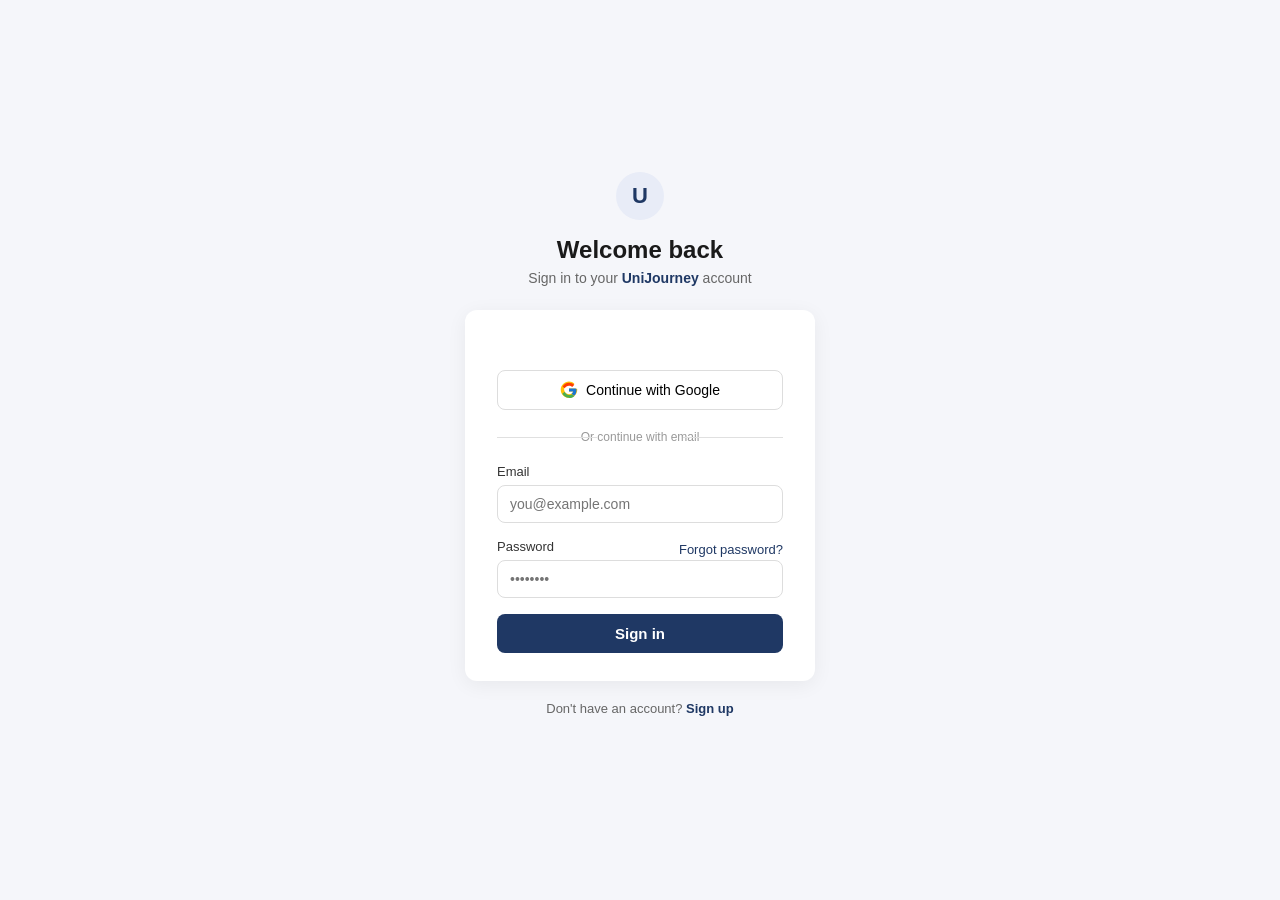
<file: index.html>
<!DOCTYPE html>
<html lang="en">
<head>
<meta charset="UTF-8">
<title>Login - UniJourney</title>
<link rel="stylesheet" href="style.css">
</head>
<body>

  <div class="logo-circle">U</div>
  <h1>Welcome back</h1>
  <p class="subtitle">Sign in to your <b>UniJourney</b> account</p>

  <div class="card">
    <div id="message" class="message"></div>

    <button class="google-btn" type="button" onclick="window.location.href='http://127.0.0.1:8000/api/auth/google'">
      <svg width="18" height="18" viewBox="0 0 48 48">
        <path fill="#FFC107" d="M43.6 20.5H42V20H24v8h11.3C33.7 32.4 29.3 35 24 35c-7.2 0-13-5.8-13-13s5.8-13 13-13c3.3 0 6.3 1.3 8.6 3.4l5.7-5.7C34.6 3.5 29.6 1.5 24 1.5 11.8 1.5 2 11.3 2 23.5S11.8 45.5 24 45.5c12.1 0 22-9.9 22-22 0-1-.1-2-.4-3z"/>
        <path fill="#FF3D00" d="M6.3 14.7l6.6 4.8C14.7 15.2 19 12.5 24 12.5c3.3 0 6.3 1.3 8.6 3.4l5.7-5.7C34.6 6.5 29.6 4.5 24 4.5c-7.4 0-13.7 4.2-16.9 10.3z"/>
        <path fill="#4CAF50" d="M24 45.5c5.4 0 10.4-1.9 14.3-5.1l-6.6-5.4c-2 1.4-4.7 2.3-7.7 2.3-5.3 0-9.7-3.6-11.3-8.4l-6.6 5.1c3.2 6.1 9.5 10.5 18.1 10.5z"/>
        <path fill="#1976D2" d="M43.6 20.5H42V20H24v8h11.3c-.8 2.3-2.3 4.3-4.2 5.7l6.6 5.4C41.7 36.5 44 30.9 44 24c0-1.2-.1-2.4-.4-3.5z"/>
      </svg>
      Continue with Google
    </button>

    <div class="divider">Or continue with email</div>

    <form id="loginForm">
      <label for="email">Email</label>
      <input type="email" id="email" placeholder="you@example.com" required>

      <div class="pw-row">
        <label for="password">Password</label>
        <a href="forgot-password.html" class="forgot-link">Forgot password?</a>
      </div>
      <input type="password" id="password" placeholder="••••••••" required>

      <button type="submit" class="submit-btn">Sign in</button>
    </form>
  </div>

  <p class="footer-text">Don't have an account? <a href="signup.html">Sign up</a></p>

  <script src="script.js"></script>
</body>
</html>
</file>
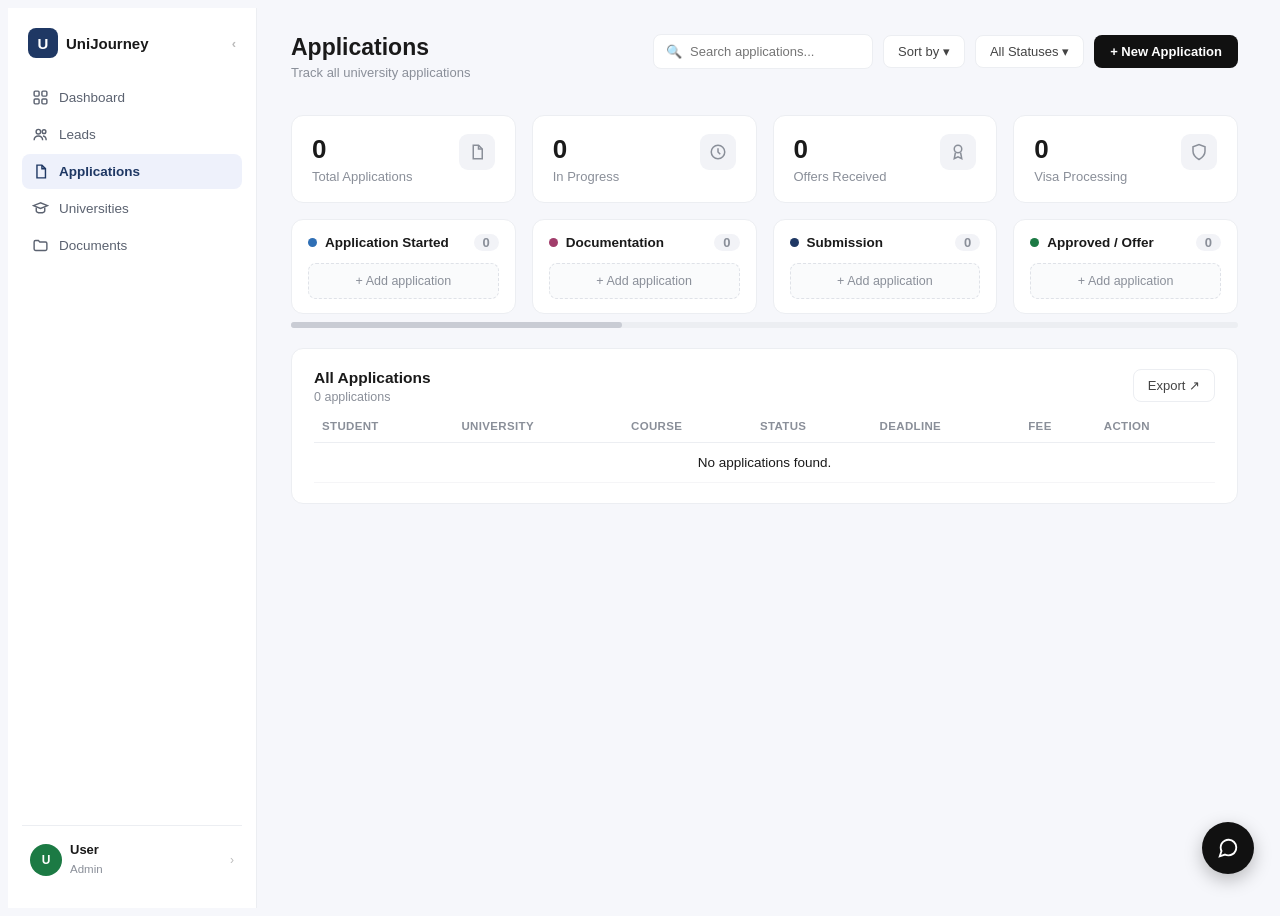
<file: applications.html>
<!DOCTYPE html>
<html lang="en">
<head>
<meta charset="UTF-8">
<title>Applications - UniJourney</title>
<link rel="stylesheet" href="dashboard2.css">
<style>
  .apps-topbar { display:flex; align-items:flex-start; justify-content:space-between; margin-bottom:22px; flex-wrap:wrap; gap:12px; }
  .apps-topbar h1 { font-size:23px; margin:0; color:#1a1a1a; }
  .apps-topbar .date { font-size:13px; color:#8a8f99; margin-top:4px; }
  .apps-actions { display:flex; align-items:center; gap:10px; }
  .search-box {
    display:flex; align-items:center; gap:6px;
    border:1px solid #eceef2; background:#fff; border-radius:8px;
    padding:8px 12px; font-size:13px; color:#8a8f99; min-width:190px;
  }
  .search-box input { border:none; outline:none; font-size:13px; width:100%; }
  .dropdown-btn {
    border:1px solid #eceef2; background:#fff; color:#444;
    font-size:13px; padding:8px 14px; border-radius:8px; cursor:pointer;
    display:flex; align-items:center; gap:6px; white-space:nowrap;
  }
  .new-app-btn {
    background:#111; color:#fff; border:none; border-radius:8px;
    font-size:13px; font-weight:600; padding:9px 16px; cursor:pointer;
    display:flex; align-items:center; gap:6px; white-space:nowrap;
  }

  .stat-row { display:grid; grid-template-columns:repeat(4,1fr); gap:16px; margin-bottom:16px; }
  .stat-box { background:#fff; border:1px solid #eceef2; border-radius:12px; padding:18px 20px; display:flex; align-items:flex-start; justify-content:space-between; }
  .stat-box .value { font-size:26px; font-weight:700; color:#1a1a1a; margin-bottom:4px; }
  .stat-box .label { font-size:13px; color:#8a8f99; }
  .stat-box .icon { width:36px; height:36px; border-radius:9px; background:#f2f3f7; color:#8a8f99; display:flex; align-items:center; justify-content:center; flex-shrink:0; }

  .stage-row { display:grid; grid-template-columns:repeat(4,1fr); gap:16px; margin-bottom:8px; }
  .stage-col { background:#fff; border:1px solid #eceef2; border-radius:12px; padding:14px 16px; }
  .stage-col-head { display:flex; align-items:center; gap:8px; font-size:13.5px; font-weight:600; color:#1a1a1a; margin-bottom:12px; }
  .stage-dot { width:9px; height:9px; border-radius:50%; flex-shrink:0; }
  .stage-col-head .count { margin-left:auto; font-size:13px; font-weight:600; color:#8a8f99; background:#f2f3f7; padding:1px 9px; border-radius:20px; }
  .stage-add-btn {
    width:100%; background:#fafbfc; border:1px dashed #dfe2e8; border-radius:8px;
    color:#8a8f99; font-size:12.5px; padding:10px; cursor:pointer; text-align:center;
  }
  .stage-add-btn:hover { background:#f2f3f7; color:#5b6270; }
  .stage-app-card { background:#fafbfc; border:1px solid #eceef2; border-radius:8px; padding:9px 10px; margin-bottom:8px; font-size:12.5px; }
  .stage-app-card .sname { font-weight:600; color:#1a1a1a; margin-bottom:2px; }
  .stage-app-card .suniv { color:#8a8f99; }

  .scroll-hint { height:6px; background:#eceef2; border-radius:4px; margin:4px 0 20px; position:relative; }
  .scroll-hint::after { content:""; position:absolute; left:0; top:0; width:35%; height:100%; background:#c9ccd4; border-radius:4px; }

  .apps-table-head { display:flex; align-items:flex-start; justify-content:space-between; margin-bottom:16px; }
  .apps-table-head h2 { font-size:15.5px; margin:0; color:#1a1a1a; }
  .apps-table-head p { font-size:12.5px; color:#8a8f99; margin:3px 0 0; }
  .export-btn { border:1px solid #eceef2; background:#fff; color:#444; font-size:13px; padding:8px 14px; border-radius:8px; cursor:pointer; display:flex; align-items:center; gap:6px; white-space:nowrap; }

  table.apps-table { width:100%; border-collapse:collapse; }
  table.apps-table th { text-align:left; font-size:11.5px; text-transform:uppercase; letter-spacing:.03em; color:#8a8f99; padding:0 8px 10px; font-weight:600; border-bottom:1px solid #eceef2; }
  table.apps-table td { padding:12px 8px; font-size:13.5px; color:#1a1a1a; border-bottom:1px solid #f5f5f7; }
  .apps-empty-row td { text-align:center; color:#8a8f99; padding:40px 8px; }
  .stage-badge { display:inline-block; padding:4px 10px; border-radius:20px; font-size:12px; font-weight:600; }
  .badge-appstarted { background:#e8ecf7; color:#2f6fb5; }
  .badge-documentation { background:#f5e6ee; color:#a13d6b; }
  .badge-submission { background:#e6e9f2; color:#1F3864; }
  .badge-approved { background:#e3f3ea; color:#1c7a44; }

  /* Modal (matches leads.html add modal) */
  .modal-overlay {
    display:none; position:fixed; inset:0; background:rgba(0,0,0,0.4);
    align-items:center; justify-content:center; z-index:50;
  }
  .modal-overlay.open { display:flex; }
  .modal-box {
    background:#fff; border-radius:14px; width:520px; max-width:92vw;
    max-height:86vh; overflow-y:auto; padding:24px 26px;
  }
  .modal-head { display:flex; align-items:center; justify-content:space-between; margin-bottom:18px; }
  .modal-head h3 { font-size:17px; margin:0; color:#1a1a1a; }
  .modal-close { border:none; background:none; font-size:18px; color:#888; cursor:pointer; line-height:1; }
  .form-field { margin-bottom:14px; }
  .form-field label { display:block; font-size:12.5px; color:#444; margin-bottom:6px; font-weight:500; }
  .form-field input, .form-field select {
    width:100%; padding:9px 11px; border:1px solid #ddd; border-radius:8px; font-size:13.5px; color:#333;
    font-family:inherit; box-sizing:border-box;
  }
  .form-row-2 { display:grid; grid-template-columns:1fr 1fr; gap:14px 16px; }
  .modal-footer { display:flex; justify-content:flex-end; gap:10px; margin-top:22px; }
  .btn-cancel { background:#fff; border:1px solid #ddd; color:#444; border-radius:8px; padding:9px 18px; font-size:13.5px; cursor:pointer; }
  .btn-submit { background:#555; border:none; color:#fff; border-radius:8px; padding:9px 18px; font-size:13.5px; font-weight:600; cursor:pointer; }
</style>
</head>
<body class="dash-body">
  <div class="dash-wrapper">
    <aside class="sidebar2">
      <div class="brand">
        <div class="logo-circle">U</div>
        <span>UniJourney</span>
        <span class="chevron">&#8249;</span>
      </div>
      <nav>
        <a href="dashboard.html" id="navDashboard">
          <svg viewBox="0 0 24 24" fill="none" stroke="currentColor" stroke-width="2"><rect x="3" y="3" width="7" height="7" rx="1.5"/><rect x="14" y="3" width="7" height="7" rx="1.5"/><rect x="3" y="14" width="7" height="7" rx="1.5"/><rect x="14" y="14" width="7" height="7" rx="1.5"/></svg>
          Dashboard
        </a>
        <a href="leads.html" id="navLeads">
          <svg viewBox="0 0 24 24" fill="none" stroke="currentColor" stroke-width="2"><circle cx="9" cy="8" r="3.2"/><path d="M3 20c0-3.5 2.7-6 6-6s6 2.5 6 6"/><circle cx="17" cy="8" r="2.6"/><path d="M15.5 14.2c2.6.4 4.5 2.6 4.5 5.8"/></svg>
          Leads
        </a>
        <a href="applications.html" class="active">
          <svg viewBox="0 0 24 24" fill="none" stroke="currentColor" stroke-width="2"><path d="M7 3h7l5 5v13H7z"/><path d="M14 3v5h5"/></svg>
          Applications
        </a>
        <a href="universities.html" id="navUniversities">
          <svg viewBox="0 0 24 24" fill="none" stroke="currentColor" stroke-width="2"><path d="M12 4 2 8l10 4 10-4z"/><path d="M6 10.5v4.5c0 1.7 2.7 3 6 3s6-1.3 6-3v-4.5"/></svg>
          Universities
        </a>
        <a href="documents.html" id="navDocuments">
          <svg viewBox="0 0 24 24" fill="none" stroke="currentColor" stroke-width="2"><path d="M3 7a2 2 0 0 1 2-2h4l2 2h8a2 2 0 0 1 2 2v8a2 2 0 0 1-2 2H5a2 2 0 0 1-2-2z"/></svg>
          Documents
        </a>
      </nav>
      <div class="profile">
        <div class="avatar" id="userInitials">U</div>
        <div class="info"><b id="userName">User</b><span>Admin</span></div>
        <span class="chevron">&#8250;</span>
      </div>
    </aside>

    <main class="dash-main2">

      <div class="apps-topbar">
        <div>
          <h1>Applications</h1>
          <p class="date">Track all university applications</p>
        </div>
        <div class="apps-actions">
          <div class="search-box">
            <span>&#128269;</span>
            <input type="text" placeholder="Search applications..." id="searchInput">
          </div>
          <button class="dropdown-btn">Sort by &#9662;</button>
          <button class="dropdown-btn">All Statuses &#9662;</button>
          <button class="new-app-btn" id="openModalBtn">+ New Application</button>
        </div>
      </div>

      <div class="stat-row">
        <div class="stat-box">
          <div><div class="value" id="statTotal">0</div><div class="label">Total Applications</div></div>
          <div class="icon"><svg viewBox="0 0 24 24" width="18" height="18" fill="none" stroke="currentColor" stroke-width="2"><path d="M7 3h7l5 5v13H7z"/><path d="M14 3v5h5"/></svg></div>
        </div>
        <div class="stat-box">
          <div><div class="value" id="statInProgress">0</div><div class="label">In Progress</div></div>
          <div class="icon"><svg viewBox="0 0 24 24" width="18" height="18" fill="none" stroke="currentColor" stroke-width="2"><circle cx="12" cy="12" r="9"/><path d="M12 7v5l3 3"/></svg></div>
        </div>
        <div class="stat-box">
          <div><div class="value" id="statOffers">0</div><div class="label">Offers Received</div></div>
          <div class="icon"><svg viewBox="0 0 24 24" width="18" height="18" fill="none" stroke="currentColor" stroke-width="2"><circle cx="12" cy="8" r="5"/><path d="M8.5 13 7 21l5-2.5L17 21l-1.5-8"/></svg></div>
        </div>
        <div class="stat-box">
          <div><div class="value" id="statVisa">0</div><div class="label">Visa Processing</div></div>
          <div class="icon"><svg viewBox="0 0 24 24" width="18" height="18" fill="none" stroke="currentColor" stroke-width="2"><path d="M12 22s8-4.5 8-11V5l-8-3-8 3v6c0 6.5 8 11 8 11z"/></svg></div>
        </div>
      </div>

      <div class="stage-row" id="stageRow">
        <div class="stage-col" data-stage="Application Started">
          <div class="stage-col-head"><span class="stage-dot" style="background:#2f6fb5;"></span>Application Started<span class="count" id="countAppStarted">0</span></div>
          <div class="stage-cards" id="cardsAppStarted"></div>
          <button class="stage-add-btn" data-stage="Application Started">+ Add application</button>
        </div>
        <div class="stage-col" data-stage="Documentation">
          <div class="stage-col-head"><span class="stage-dot" style="background:#a13d6b;"></span>Documentation<span class="count" id="countDocumentation">0</span></div>
          <div class="stage-cards" id="cardsDocumentation"></div>
          <button class="stage-add-btn" data-stage="Documentation">+ Add application</button>
        </div>
        <div class="stage-col" data-stage="Submission">
          <div class="stage-col-head"><span class="stage-dot" style="background:#1F3864;"></span>Submission<span class="count" id="countSubmission">0</span></div>
          <div class="stage-cards" id="cardsSubmission"></div>
          <button class="stage-add-btn" data-stage="Submission">+ Add application</button>
        </div>
        <div class="stage-col" data-stage="Approved / Offer">
          <div class="stage-col-head"><span class="stage-dot" style="background:#1c7a44;"></span>Approved / Offer<span class="count" id="countApproved">0</span></div>
          <div class="stage-cards" id="cardsApproved"></div>
          <button class="stage-add-btn" data-stage="Approved / Offer">+ Add application</button>
        </div>
      </div>

      <div class="scroll-hint"></div>

      <div class="card2">
        <div class="apps-table-head">
          <div>
            <h2>All Applications</h2>
            <p id="appsCountLabel">0 applications</p>
          </div>
          <button class="export-btn">Export &#8599;</button>
        </div>
        <table class="apps-table">
          <thead>
            <tr><th>Student</th><th>University</th><th>Course</th><th>Status</th><th>Deadline</th><th>Fee</th><th>Action</th></tr>
          </thead>
          <tbody id="appsTableBody">
            <tr class="apps-empty-row"><td colspan="7">No applications found.</td></tr>
          </tbody>
        </table>
      </div>

    </main>
  </div>

  <!-- Add new application modal -->
  <div class="modal-overlay" id="modalOverlay">
    <div class="modal-box">
      <div class="modal-head">
        <h3>Add new application</h3>
        <button class="modal-close" id="closeModalBtn">&times;</button>
      </div>
      <form id="appForm">
        <div class="form-field">
          <label>Student *</label>
          <input type="text" id="fStudent" placeholder="e.g. Mateo Garcia" required>
        </div>
        <div class="form-field">
          <label>University *</label>
          <select id="fUniversity" required>
            <option value="">Select university</option>
            <option>University of Manchester</option>
            <option>University of Toronto</option>
            <option>University of Melbourne</option>
            <option>Technical University of Munich</option>
            <option>Arizona State University</option>
            <option>University College Dublin</option>
          </select>
        </div>
        <div class="form-field">
          <label>Course *</label>
          <input type="text" id="fCourse" placeholder="e.g. MSc Computer Science" required>
        </div>
        <div class="form-field">
          <label>Stage</label>
          <select id="fStage">
            <option>Application Started</option>
            <option>Documentation</option>
            <option>Submission</option>
            <option>Approved / Offer</option>
          </select>
        </div>
        <div class="form-row-2">
          <div class="form-field">
            <label>Deadline</label>
            <input type="date" id="fDeadline">
          </div>
          <div class="form-field">
            <label>Tuition</label>
            <input type="number" id="fTuition" placeholder="e.g. 45000">
          </div>
        </div>
        <div class="modal-footer">
          <button type="button" class="btn-cancel" id="cancelModalBtn">Cancel</button>
          <button type="submit" class="btn-submit">Add application</button>
        </div>
      </form>
    </div>
  </div>

  <button class="chat-fab" title="Chat">
    <svg viewBox="0 0 24 24" width="22" height="22" fill="none" stroke="#fff" stroke-width="2"><path d="M21 11.5a8.38 8.38 0 0 1-.9 3.8 8.5 8.5 0 0 1-7.6 4.7 8.38 8.38 0 0 1-3.8-.9L3 21l1.9-5.7a8.38 8.38 0 0 1-.9-3.8 8.5 8.5 0 0 1 4.7-7.6 8.38 8.38 0 0 1 3.8-.9h.5a8.48 8.48 0 0 1 8 8v.5z"/></svg>
  </button>

  <script>
    const params = new URLSearchParams(window.location.search);
    const name = params.get("name") || "User";
    const email = params.get("email") || "";
    document.getElementById("userName").textContent = name;
    document.getElementById("userInitials").textContent =
      name.split(" ").map(n => n.charAt(0)).slice(0, 2).join("").toUpperCase();
    ["navDashboard", "navLeads", "navUniversities", "navDocuments"].forEach(id => {
      const el = document.getElementById(id);
      const base = el.getAttribute("href").split("?")[0];
      el.href = `${base}?name=${encodeURIComponent(name)}&email=${encodeURIComponent(email)}`;
    });

    // ---- Applications state (starts empty, matches the live site) ----
    let applications = [];

    const stageMeta = {
      "Application Started": { cards: "cardsAppStarted", count: "countAppStarted", badge: "badge-appstarted" },
      "Documentation":       { cards: "cardsDocumentation", count: "countDocumentation", badge: "badge-documentation" },
      "Submission":          { cards: "cardsSubmission", count: "countSubmission", badge: "badge-submission" },
      "Approved / Offer":    { cards: "cardsApproved", count: "countApproved", badge: "badge-approved" },
    };

    function renderApplications() {
      // Stat cards
      document.getElementById("statTotal").textContent = applications.length;
      document.getElementById("statInProgress").textContent =
        applications.filter(a => a.stage === "Documentation" || a.stage === "Submission").length;
      document.getElementById("statOffers").textContent =
        applications.filter(a => a.stage === "Approved / Offer").length;
      document.getElementById("statVisa").textContent = 0;

      // Stage columns
      Object.entries(stageMeta).forEach(([stage, meta]) => {
        const list = applications.filter(a => a.stage === stage);
        document.getElementById(meta.count).textContent = list.length;
        const container = document.getElementById(meta.cards);
        container.innerHTML = list.map(a => `
          <div class="stage-app-card">
            <div class="sname">${a.student}</div>
            <div class="suniv">${a.university} — ${a.course}</div>
          </div>
        `).join("");
      });

      // Table
      const tbody = document.getElementById("appsTableBody");
      document.getElementById("appsCountLabel").textContent = `${applications.length} application${applications.length === 1 ? "" : "s"}`;
      if (applications.length === 0) {
        tbody.innerHTML = `<tr class="apps-empty-row"><td colspan="7">No applications found.</td></tr>`;
        return;
      }
      tbody.innerHTML = applications.map((a, i) => `
        <tr>
          <td>${a.student}</td>
          <td>${a.university}</td>
          <td>${a.course}</td>
          <td><span class="stage-badge ${stageMeta[a.stage].badge}">${a.stage}</span></td>
          <td>${a.deadline || "-"}</td>
          <td>${a.tuition ? "$" + Number(a.tuition).toLocaleString() : "-"}</td>
          <td><button class="btn-cancel" style="padding:5px 12px;" data-remove="${i}">Remove</button></td>
        </tr>
      `).join("");

      tbody.querySelectorAll("[data-remove]").forEach(btn => {
        btn.addEventListener("click", () => {
          applications.splice(Number(btn.dataset.remove), 1);
          renderApplications();
        });
      });
    }

    // ---- Modal open/close ----
    const overlay = document.getElementById("modalOverlay");
    function openModal(defaultStage) {
      if (defaultStage) document.getElementById("fStage").value = defaultStage;
      overlay.classList.add("open");
    }
    function closeModal() { overlay.classList.remove("open"); document.getElementById("appForm").reset(); }

    document.getElementById("openModalBtn").addEventListener("click", () => openModal());
    document.getElementById("closeModalBtn").addEventListener("click", closeModal);
    document.getElementById("cancelModalBtn").addEventListener("click", closeModal);
    overlay.addEventListener("click", (e) => { if (e.target === overlay) closeModal(); });

    document.querySelectorAll(".stage-add-btn").forEach(btn => {
      btn.addEventListener("click", () => openModal(btn.dataset.stage));
    });

    document.getElementById("appForm").addEventListener("submit", (e) => {
      e.preventDefault();
      applications.push({
        student: document.getElementById("fStudent").value,
        university: document.getElementById("fUniversity").value,
        course: document.getElementById("fCourse").value,
        stage: document.getElementById("fStage").value,
        deadline: document.getElementById("fDeadline").value,
        tuition: document.getElementById("fTuition").value,
      });
      closeModal();
      renderApplications();
    });

    renderApplications();
  </script>
</body>
</html>
</file>
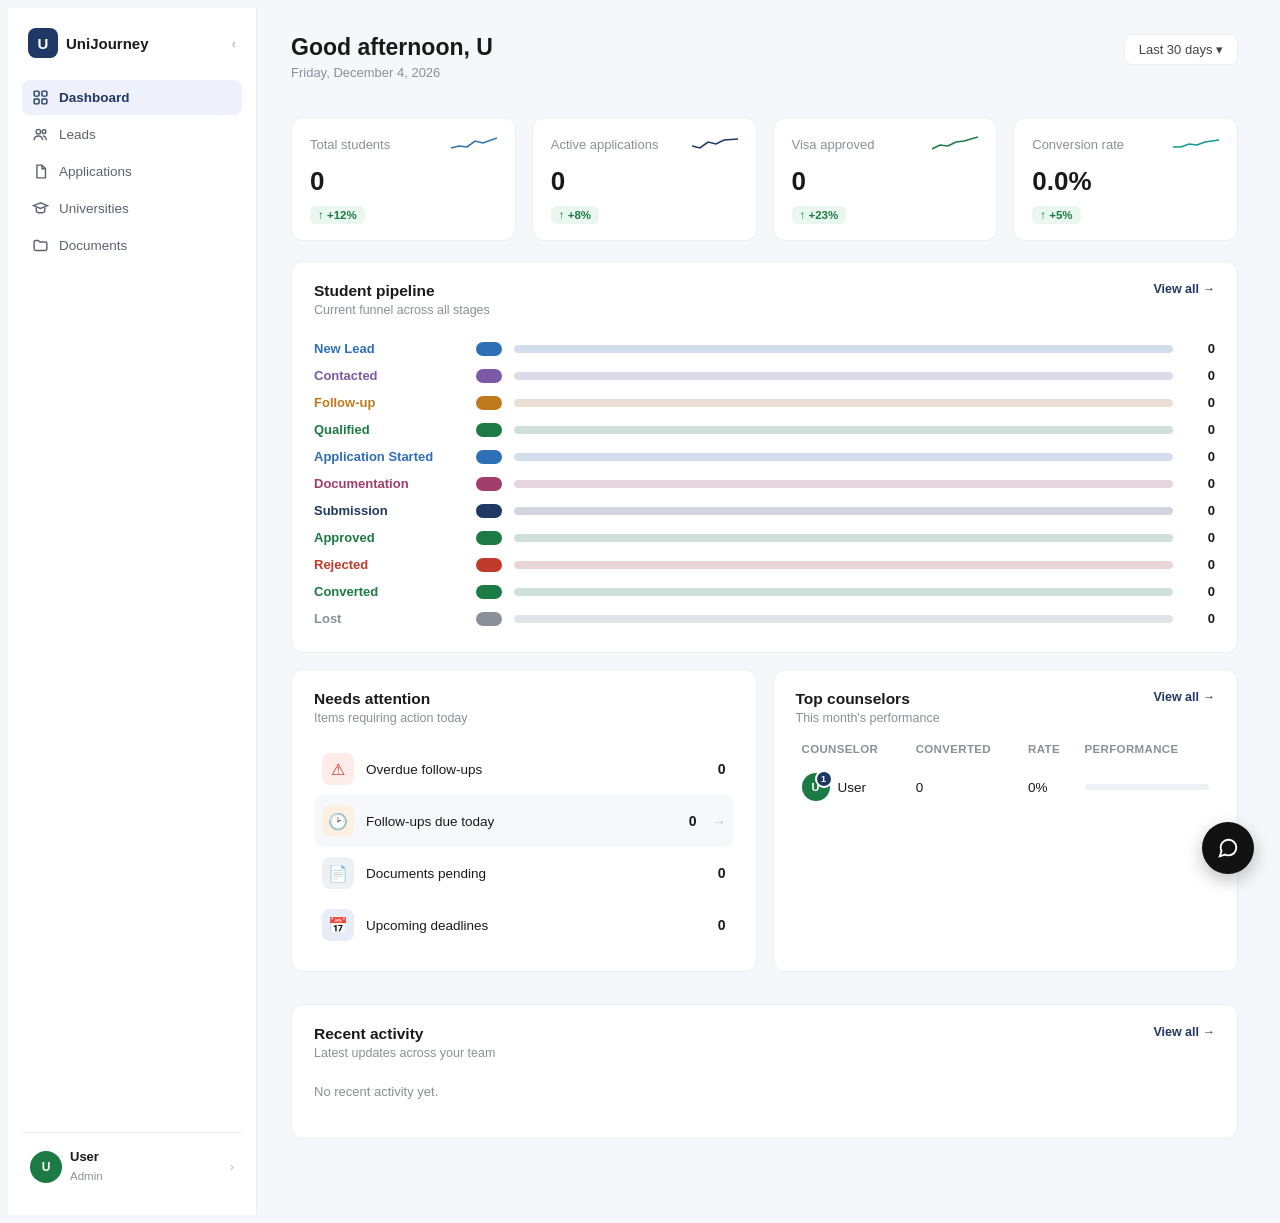
<file: dashboard.html>
<!DOCTYPE html>
<html lang="en">
<head>
<meta charset="UTF-8">
<title>Dashboard - UniJourney</title>
<link rel="stylesheet" href="dashboard2.css">
</head>
<body class="dash-body">

  <div class="dash-wrapper">

    <!-- Sidebar -->
    <aside class="sidebar2">
      <div class="brand">
        <div class="logo-circle">U</div>
        <span>UniJourney</span>
        <span class="chevron">&#8249;</span>
      </div>
      <nav>
        <a href="dashboard.html" class="active" id="navDashboard">
          <svg viewBox="0 0 24 24" fill="none" stroke="currentColor" stroke-width="2"><rect x="3" y="3" width="7" height="7" rx="1.5"/><rect x="14" y="3" width="7" height="7" rx="1.5"/><rect x="3" y="14" width="7" height="7" rx="1.5"/><rect x="14" y="14" width="7" height="7" rx="1.5"/></svg>
          Dashboard
        </a>
        <a href="leads.html" id="navLeads">
          <svg viewBox="0 0 24 24" fill="none" stroke="currentColor" stroke-width="2"><circle cx="9" cy="8" r="3.2"/><path d="M3 20c0-3.5 2.7-6 6-6s6 2.5 6 6"/><circle cx="17" cy="8" r="2.6"/><path d="M15.5 14.2c2.6.4 4.5 2.6 4.5 5.8"/></svg>
          Leads
        </a>
        <a href="applications.html" id="navApplications">
          <svg viewBox="0 0 24 24" fill="none" stroke="currentColor" stroke-width="2"><path d="M7 3h7l5 5v13H7z"/><path d="M14 3v5h5"/></svg>
          Applications
        </a>
        <a href="universities.html" id="navUniversities">
          <svg viewBox="0 0 24 24" fill="none" stroke="currentColor" stroke-width="2"><path d="M12 4 2 8l10 4 10-4z"/><path d="M6 10.5v4.5c0 1.7 2.7 3 6 3s6-1.3 6-3v-4.5"/></svg>
          Universities
        </a>
        <a href="documents.html" id="navDocumentsSidebar">
          <svg viewBox="0 0 24 24" fill="none" stroke="currentColor" stroke-width="2"><path d="M3 7a2 2 0 0 1 2-2h4l2 2h8a2 2 0 0 1 2 2v8a2 2 0 0 1-2 2H5a2 2 0 0 1-2-2z"/></svg>
          Documents
        </a>
      </nav>

      <div class="profile">
        <div class="avatar" id="userInitials">U</div>
        <div class="info">
          <b id="userName">User</b>
          <span>Admin</span>
        </div>
        <span class="chevron">&#8250;</span>
      </div>
    </aside>

    <!-- Main -->
    <main class="dash-main2">

      <div class="dash-header2">
        <div>
          <h1 id="greeting">Good afternoon</h1>
          <p class="date" id="todayDate"></p>
        </div>
        <button class="range-select">Last 30 days &#9662;</button>
      </div>

      <!-- Stat cards -->
      <div class="stat-grid2">
        <div class="stat-card2">
          <div class="top-row">
            <span class="label">Total students</span>
            <svg viewBox="0 0 46 16"><polyline points="0,12 8,10 16,11 24,5 32,7 46,2" fill="none" stroke="#2f6fb5" stroke-width="1.6"/></svg>
          </div>
          <div class="value">0</div>
          <span class="badge">&#8593; +12%</span>
        </div>
        <div class="stat-card2">
          <div class="top-row">
            <span class="label">Active applications</span>
            <svg viewBox="0 0 46 16"><polyline points="0,10 8,12 16,6 24,8 32,4 46,3" fill="none" stroke="#1F3864" stroke-width="1.6"/></svg>
          </div>
          <div class="value">0</div>
          <span class="badge">&#8593; +8%</span>
        </div>
        <div class="stat-card2">
          <div class="top-row">
            <span class="label">Visa approved</span>
            <svg viewBox="0 0 46 16"><polyline points="0,13 8,9 16,10 24,6 32,5 46,1" fill="none" stroke="#1c7a44" stroke-width="1.6"/></svg>
          </div>
          <div class="value">0</div>
          <span class="badge">&#8593; +23%</span>
        </div>
        <div class="stat-card2">
          <div class="top-row">
            <span class="label">Conversion rate</span>
            <svg viewBox="0 0 46 16"><polyline points="0,11 8,11 16,8 24,9 32,6 46,4" fill="none" stroke="#0f9b8e" stroke-width="1.6"/></svg>
          </div>
          <div class="value">0.0%</div>
          <span class="badge">&#8593; +5%</span>
        </div>
      </div>

      <!-- Student pipeline -->
      <div class="card2">
        <div class="card2-head">
          <div>
            <h2>Student pipeline</h2>
            <p>Current funnel across all stages</p>
          </div>
          <a href="leads.html" id="navPipeline">View all &#8594;</a>
        </div>

        <div id="funnelBody"></div>
      </div>

      <div class="two-col">
        <!-- Needs attention -->
        <div class="card2">
          <div class="card2-head">
            <div>
              <h2>Needs attention</h2>
              <p>Items requiring action today</p>
            </div>
          </div>

          <a class="attn-row" href="leads.html" id="navOverdue">
            <div class="attn-icon red">&#9888;</div>
            <div class="attn-label">Overdue follow-ups</div>
            <div class="attn-count">0</div>
          </a>
          <a class="attn-row highlight" href="leads.html" id="navFollowup">
            <div class="attn-icon orange">&#128337;</div>
            <div class="attn-label">Follow-ups due today</div>
            <div class="attn-count">0</div>
            <span class="attn-arrow">&#8594;</span>
          </a>
          <a class="attn-row" href="documents.html" id="navDocsPending">
            <div class="attn-icon gray">&#128196;</div>
            <div class="attn-label">Documents pending</div>
            <div class="attn-count">0</div>
          </a>
          <a class="attn-row" href="applications.html" id="navDeadlines">
            <div class="attn-icon blue">&#128197;</div>
            <div class="attn-label">Upcoming deadlines</div>
            <div class="attn-count">0</div>
          </a>
        </div>

        <!-- Top counselors -->
        <div class="card2">
          <div class="card2-head">
            <div>
              <h2>Top counselors</h2>
              <p>This month's performance</p>
            </div>
            <a href="leads.html" id="navCounselors">View all &#8594;</a>
          </div>

          <table class="counselor-table">
            <thead>
              <tr><th>Counselor</th><th>Converted</th><th>Rate</th><th>Performance</th></tr>
            </thead>
            <tbody id="counselorBody"></tbody>
          </table>
        </div>
      </div>

      <!-- Recent activity -->
      <div class="card2">
        <div class="card2-head">
          <div>
            <h2>Recent activity</h2>
            <p>Latest updates across your team</p>
          </div>
          <a href="leads.html" id="navActivity">View all &#8594;</a>
        </div>
        <div id="activityBody">
          <p class="activity-empty">No recent activity yet.</p>
        </div>
      </div>

    </main>
  </div>

  <button class="chat-fab" title="Chat">
    <svg viewBox="0 0 24 24" width="22" height="22" fill="none" stroke="#fff" stroke-width="2"><path d="M21 11.5a8.38 8.38 0 0 1-.9 3.8 8.5 8.5 0 0 1-7.6 4.7 8.38 8.38 0 0 1-3.8-.9L3 21l1.9-5.7a8.38 8.38 0 0 1-.9-3.8 8.5 8.5 0 0 1 4.7-7.6 8.38 8.38 0 0 1 3.8-.9h.5a8.48 8.48 0 0 1 8 8v.5z"/></svg>
  </button>

  <script>
    // ---- Logged-in user ----
    const params = new URLSearchParams(window.location.search);
    const name = params.get("name") || "User";
    const email = params.get("email") || "";
    const firstName = name.split(" ")[0];

    document.getElementById("userName").textContent = name;
    document.getElementById("userInitials").textContent =
      name.split(" ").map(n => n.charAt(0)).slice(0, 2).join("").toUpperCase();

    document.getElementById("navLeads").href =
      `leads.html?name=${encodeURIComponent(name)}&email=${encodeURIComponent(email)}`;
    ["navApplications", "navUniversities", "navDocumentsSidebar"].forEach(id => {
      const el = document.getElementById(id);
      const base = el.getAttribute("href").split("?")[0];
      el.href = `${base}?name=${encodeURIComponent(name)}&email=${encodeURIComponent(email)}`;
    });
    ["navPipeline", "navCounselors", "navActivity", "navOverdue", "navFollowup"].forEach(id => {
      document.getElementById(id).href =
        `leads.html?name=${encodeURIComponent(name)}&email=${encodeURIComponent(email)}`;
    });
    document.getElementById("navDocsPending").href =
      `documents.html?name=${encodeURIComponent(name)}&email=${encodeURIComponent(email)}`;
    document.getElementById("navDeadlines").href =
      `applications.html?name=${encodeURIComponent(name)}&email=${encodeURIComponent(email)}`;

    // ---- Greeting based on time of day ----
    const hour = new Date().getHours();
    const greetWord = hour < 12 ? "Good morning" : hour < 17 ? "Good afternoon" : "Good evening";
    document.getElementById("greeting").textContent = `${greetWord}, ${firstName.charAt(0)}`;

    document.getElementById("todayDate").textContent =
      new Date().toLocaleDateString("en-US", { weekday: "long", year: "numeric", month: "long", day: "numeric" });

    // ---- Pipeline stages (0 = fresh account, matches live site with no leads yet) ----
    const stages = [
      { name: "New Lead", cls: "newlead", count: 0 },
      { name: "Contacted", cls: "contacted", count: 0 },
      { name: "Follow-up", cls: "followup", count: 0 },
      { name: "Qualified", cls: "qualified", count: 0 },
      { name: "Application Started", cls: "appstarted", count: 0 },
      { name: "Documentation", cls: "documentation", count: 0 },
      { name: "Submission", cls: "submission", count: 0 },
      { name: "Approved", cls: "approved", count: 0 },
      { name: "Rejected", cls: "rejected", count: 0 },
      { name: "Converted", cls: "converted", count: 0 },
      { name: "Lost", cls: "lost", count: 0 },
    ];

    const totalCount = stages.reduce((sum, s) => sum + s.count, 0);
    const maxCount = Math.max(1, ...stages.map(s => s.count));
    const funnelBody = document.getElementById("funnelBody");
    stages.forEach(s => {
      // When there's no real data yet, show a full colored bar (matches the live site's empty state)
      const pct = totalCount === 0 ? 100 : Math.round((s.count / maxCount) * 100);
      const row = document.createElement("div");
      row.className = "funnel-row";
      row.innerHTML = `
        <div class="funnel-label stage-${s.cls}">${s.name}</div>
        <div class="funnel-pill pill-${s.cls}"></div>
        <div class="funnel-bar-track"><div class="funnel-bar-fill fill-${s.cls}" style="width:${pct}%"></div></div>
        <div class="funnel-count">${s.count}</div>
      `;
      funnelBody.appendChild(row);
    });

    // ---- Top counselors (current logged-in user shown, matches live site) ----
    document.getElementById("counselorBody").innerHTML = `
      <tr>
        <td>
          <div class="counselor-name">
            <div class="avatar">${name.split(" ").map(n => n.charAt(0)).slice(0, 2).join("").toUpperCase()}
              <span class="badge-dot">1</span>
            </div>
            ${name}
          </div>
        </td>
        <td>0</td>
        <td>0%</td>
        <td><div class="perf-bar-track"><div class="perf-bar-fill" style="width:0%"></div></div></td>
      </tr>
    `;
  </script>
</body>
</html>
</file>
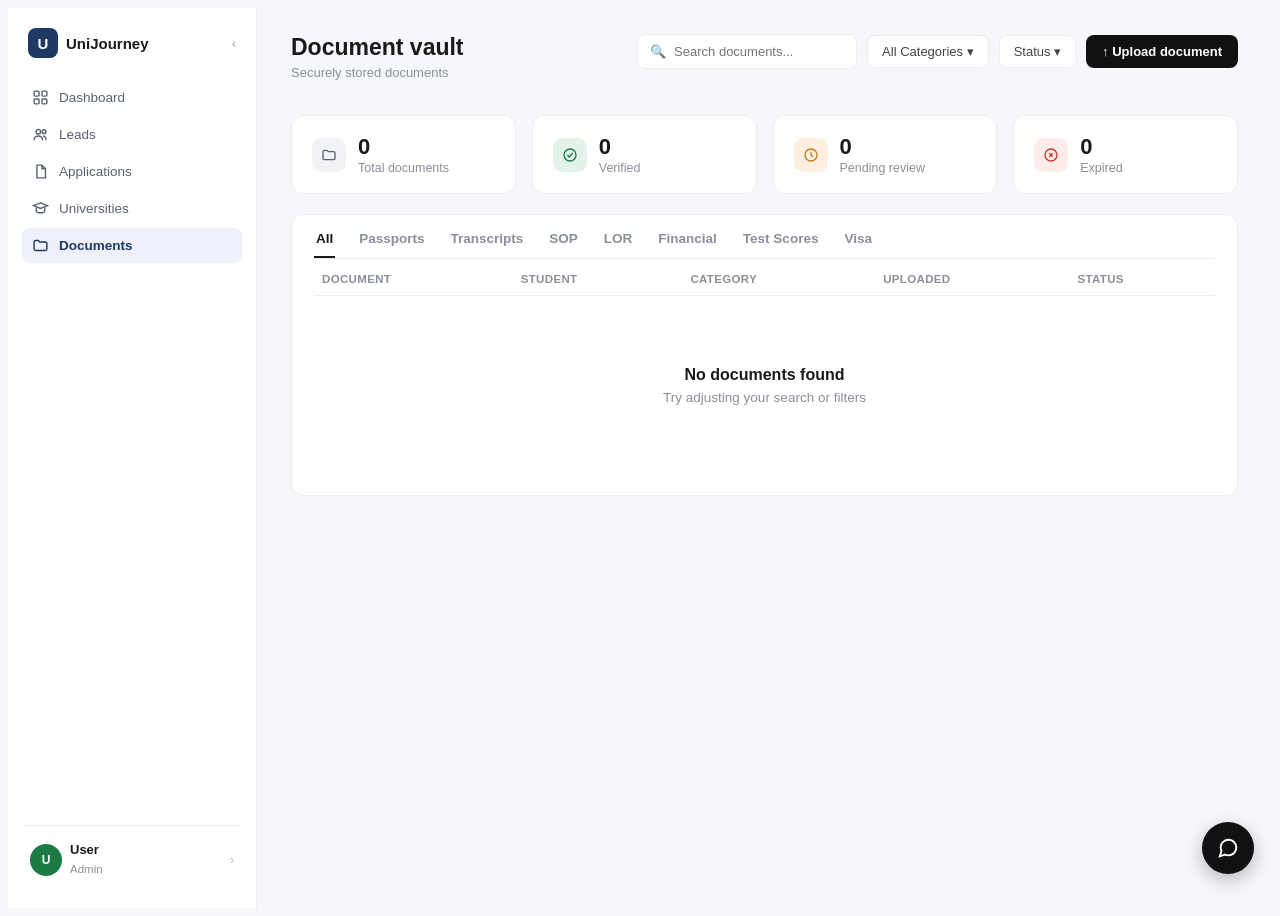
<file: documents.html>
<!DOCTYPE html>
<html lang="en">
<head>
<meta charset="UTF-8">
<title>Documents - UniJourney</title>
<link rel="stylesheet" href="dashboard2.css">
<style>
  .docs-topbar { display:flex; align-items:flex-start; justify-content:space-between; margin-bottom:22px; flex-wrap:wrap; gap:12px; }
  .docs-topbar h1 { font-size:23px; margin:0; color:#1a1a1a; }
  .docs-topbar .date { font-size:13px; color:#8a8f99; margin-top:4px; }
  .docs-actions { display:flex; align-items:center; gap:10px; }
  .search-box {
    display:flex; align-items:center; gap:6px;
    border:1px solid #eceef2; background:#fff; border-radius:8px;
    padding:8px 12px; font-size:13px; color:#8a8f99; min-width:190px;
  }
  .search-box input { border:none; outline:none; font-size:13px; width:100%; }
  .dropdown-wrap { position:relative; }
  .dropdown-btn {
    border:1px solid #eceef2; background:#fff; color:#444;
    font-size:13px; padding:8px 14px; border-radius:8px; cursor:pointer;
    display:flex; align-items:center; gap:6px; white-space:nowrap;
  }
  .dropdown-panel {
    display:none; position:absolute; top:calc(100% + 6px); right:0; background:#fff;
    border:1px solid #eceef2; border-radius:10px; box-shadow:0 8px 24px rgba(0,0,0,.08);
    min-width:170px; z-index:40; padding:6px;
  }
  .dropdown-panel.open { display:block; }
  .dropdown-item { padding:8px 10px; font-size:13px; color:#333; border-radius:6px; cursor:pointer; }
  .dropdown-item:hover { background:#f2f3f7; }
  .dropdown-item.active { background:#eef1fb; color:#1F3864; font-weight:600; }
  .upload-btn {
    background:#111; color:#fff; border:none; border-radius:8px;
    font-size:13px; font-weight:600; padding:9px 16px; cursor:pointer;
    display:flex; align-items:center; gap:6px; white-space:nowrap;
  }

  .stat-row { display:grid; grid-template-columns:repeat(4,1fr); gap:16px; margin-bottom:20px; }
  .stat-box { background:#fff; border:1px solid #eceef2; border-radius:12px; padding:18px 20px; display:flex; align-items:center; gap:12px; }
  .stat-box .icon { width:34px; height:34px; border-radius:9px; display:flex; align-items:center; justify-content:center; flex-shrink:0; }
  .stat-box .icon.gray { background:#f2f3f7; color:#5b6270; }
  .stat-box .icon.green { background:#e3f3ea; color:#1c7a44; }
  .stat-box .icon.orange { background:#fdf0e0; color:#c07a1e; }
  .stat-box .icon.red { background:#fdecea; color:#c0392b; }
  .stat-box .value { font-size:22px; font-weight:700; color:#1a1a1a; }
  .stat-box .label { font-size:12.5px; color:#8a8f99; margin-top:1px; }

  .tabs { display:flex; gap:22px; border-bottom:1px solid #eceef2; margin-bottom:0; }
  .tab { font-size:13.5px; font-weight:600; color:#8a8f99; padding:10px 2px; cursor:pointer; border-bottom:2px solid transparent; white-space:nowrap; }
  .tab.active { color:#1a1a1a; border-bottom-color:#1a1a1a; }

  table.docs-table { width:100%; border-collapse:collapse; }
  table.docs-table th { text-align:left; font-size:11.5px; text-transform:uppercase; letter-spacing:.03em; color:#8a8f99; padding:14px 8px 10px; font-weight:600; border-bottom:1px solid #eceef2; }
  table.docs-table td { padding:12px 8px; font-size:13.5px; color:#1a1a1a; border-bottom:1px solid #f5f5f7; }
  .status-badge { display:inline-block; padding:4px 10px; border-radius:20px; font-size:12px; font-weight:600; }
  .status-verified { background:#e3f3ea; color:#1c7a44; }
  .status-pending { background:#fdf0e0; color:#c07a1e; }
  .status-expired { background:#fdecea; color:#c0392b; }

  .empty-state { display:flex; flex-direction:column; align-items:center; justify-content:center; padding:70px 20px; text-align:center; }
  .empty-state h3 { font-size:16px; margin:0 0 6px; color:#1a1a1a; }
  .empty-state p { font-size:13.5px; color:#8a8f99; margin:0; }

  /* Modal */
  .modal-overlay {
    display:none; position:fixed; inset:0; background:rgba(0,0,0,0.4);
    align-items:center; justify-content:center; z-index:50;
  }
  .modal-overlay.open { display:flex; }
  .modal-box {
    background:#fff; border-radius:14px; width:500px; max-width:92vw;
    max-height:86vh; overflow-y:auto; padding:24px 26px;
  }
  .modal-head { display:flex; align-items:center; justify-content:space-between; margin-bottom:18px; }
  .modal-head h3 { font-size:17px; margin:0; color:#1a1a1a; }
  .modal-close { border:none; background:none; font-size:18px; color:#888; cursor:pointer; line-height:1; }
  .form-field { margin-bottom:14px; }
  .form-field label { display:block; font-size:12.5px; color:#444; margin-bottom:6px; font-weight:500; }
  .form-field select {
    width:100%; padding:9px 11px; border:1px solid #ddd; border-radius:8px; font-size:13.5px; color:#333;
    font-family:inherit; box-sizing:border-box;
  }
  .drop-zone {
    border:1.5px dashed #d7d9df; border-radius:10px; padding:30px 20px; text-align:center;
    cursor:pointer; margin-bottom:6px;
  }
  .drop-zone:hover { background:#fafbfc; }
  .drop-zone .dz-icon {
    width:38px; height:38px; border-radius:50%; background:#f2f3f7; color:#5b6270;
    display:flex; align-items:center; justify-content:center; margin:0 auto 10px;
  }
  .drop-zone .dz-text { font-size:13.5px; color:#333; font-weight:500; }
  .drop-zone .dz-sub { font-size:12px; color:#8a8f99; margin-top:4px; }
  .drop-zone .dz-file { font-size:12.5px; color:#1F3864; font-weight:600; margin-top:8px; }
  .modal-footer { display:flex; justify-content:flex-end; gap:10px; margin-top:20px; }
  .btn-cancel { background:#fff; border:1px solid #ddd; color:#444; border-radius:8px; padding:9px 18px; font-size:13.5px; cursor:pointer; }
  .btn-submit { background:#555; border:none; color:#fff; border-radius:8px; padding:9px 18px; font-size:13.5px; font-weight:600; cursor:pointer; }
</style>
</head>
<body class="dash-body">
  <div class="dash-wrapper">
    <aside class="sidebar2">
      <div class="brand">
        <div class="logo-circle">U</div>
        <span>UniJourney</span>
        <span class="chevron">&#8249;</span>
      </div>
      <nav>
        <a href="dashboard.html" id="navDashboard">
          <svg viewBox="0 0 24 24" fill="none" stroke="currentColor" stroke-width="2"><rect x="3" y="3" width="7" height="7" rx="1.5"/><rect x="14" y="3" width="7" height="7" rx="1.5"/><rect x="3" y="14" width="7" height="7" rx="1.5"/><rect x="14" y="14" width="7" height="7" rx="1.5"/></svg>
          Dashboard
        </a>
        <a href="leads.html" id="navLeads">
          <svg viewBox="0 0 24 24" fill="none" stroke="currentColor" stroke-width="2"><circle cx="9" cy="8" r="3.2"/><path d="M3 20c0-3.5 2.7-6 6-6s6 2.5 6 6"/><circle cx="17" cy="8" r="2.6"/><path d="M15.5 14.2c2.6.4 4.5 2.6 4.5 5.8"/></svg>
          Leads
        </a>
        <a href="applications.html" id="navApplications">
          <svg viewBox="0 0 24 24" fill="none" stroke="currentColor" stroke-width="2"><path d="M7 3h7l5 5v13H7z"/><path d="M14 3v5h5"/></svg>
          Applications
        </a>
        <a href="universities.html" id="navUniversities">
          <svg viewBox="0 0 24 24" fill="none" stroke="currentColor" stroke-width="2"><path d="M12 4 2 8l10 4 10-4z"/><path d="M6 10.5v4.5c0 1.7 2.7 3 6 3s6-1.3 6-3v-4.5"/></svg>
          Universities
        </a>
        <a href="documents.html" class="active">
          <svg viewBox="0 0 24 24" fill="none" stroke="currentColor" stroke-width="2"><path d="M3 7a2 2 0 0 1 2-2h4l2 2h8a2 2 0 0 1 2 2v8a2 2 0 0 1-2 2H5a2 2 0 0 1-2-2z"/></svg>
          Documents
        </a>
      </nav>
      <div class="profile">
        <div class="avatar" id="userInitials">U</div>
        <div class="info"><b id="userName">User</b><span>Admin</span></div>
        <span class="chevron">&#8250;</span>
      </div>
    </aside>

    <main class="dash-main2">

      <div class="docs-topbar">
        <div>
          <h1>Document vault</h1>
          <p class="date">Securely stored documents</p>
        </div>
        <div class="docs-actions">
          <div class="search-box">
            <span>&#128269;</span>
            <input type="text" placeholder="Search documents..." id="searchInput">
          </div>
          <div class="dropdown-wrap">
            <button class="dropdown-btn" id="categoryFilterBtn">All Categories &#9662;</button>
            <div class="dropdown-panel" id="categoryFilterPanel"></div>
          </div>
          <div class="dropdown-wrap">
            <button class="dropdown-btn" id="statusFilterBtn">Status &#9662;</button>
            <div class="dropdown-panel" id="statusFilterPanel"></div>
          </div>
          <button class="upload-btn" id="openModalBtn">&#8593; Upload document</button>
        </div>
      </div>

      <div class="stat-row">
        <div class="stat-box">
          <div class="icon gray"><svg viewBox="0 0 24 24" width="16" height="16" fill="none" stroke="currentColor" stroke-width="2"><path d="M3 7a2 2 0 0 1 2-2h4l2 2h8a2 2 0 0 1 2 2v8a2 2 0 0 1-2 2H5a2 2 0 0 1-2-2z"/></svg></div>
          <div><div class="value" id="statTotal">0</div><div class="label">Total documents</div></div>
        </div>
        <div class="stat-box">
          <div class="icon green"><svg viewBox="0 0 24 24" width="16" height="16" fill="none" stroke="currentColor" stroke-width="2"><circle cx="12" cy="12" r="9"/><path d="m8 12 3 3 5-6"/></svg></div>
          <div><div class="value" id="statVerified">0</div><div class="label">Verified</div></div>
        </div>
        <div class="stat-box">
          <div class="icon orange"><svg viewBox="0 0 24 24" width="16" height="16" fill="none" stroke="currentColor" stroke-width="2"><circle cx="12" cy="12" r="9"/><path d="M12 7v5l3 3"/></svg></div>
          <div><div class="value" id="statPending">0</div><div class="label">Pending review</div></div>
        </div>
        <div class="stat-box">
          <div class="icon red"><svg viewBox="0 0 24 24" width="16" height="16" fill="none" stroke="currentColor" stroke-width="2"><circle cx="12" cy="12" r="9"/><path d="m9.5 9.5 5 5m0-5-5 5"/></svg></div>
          <div><div class="value" id="statExpired">0</div><div class="label">Expired</div></div>
        </div>
      </div>

      <div class="card2" style="padding-top:6px;">
        <div class="tabs" id="tabsRow">
          <div class="tab active" data-cat="All Categories">All</div>
          <div class="tab" data-cat="Passport">Passports</div>
          <div class="tab" data-cat="Transcript">Transcripts</div>
          <div class="tab" data-cat="SOP">SOP</div>
          <div class="tab" data-cat="LOR">LOR</div>
          <div class="tab" data-cat="Financial">Financial</div>
          <div class="tab" data-cat="Test Score">Test Scores</div>
          <div class="tab" data-cat="Visa">Visa</div>
        </div>

        <table class="docs-table">
          <thead>
            <tr><th>Document</th><th>Student</th><th>Category</th><th>Uploaded</th><th>Status</th></tr>
          </thead>
          <tbody id="docsTableBody"></tbody>
        </table>

        <div class="empty-state" id="emptyState">
          <h3>No documents found</h3>
          <p>Try adjusting your search or filters</p>
        </div>
      </div>

    </main>
  </div>

  <!-- Upload Document modal -->
  <div class="modal-overlay" id="modalOverlay">
    <div class="modal-box">
      <div class="modal-head">
        <h3>Upload Document</h3>
        <button class="modal-close" id="closeModalBtn">&times;</button>
      </div>
      <form id="docForm">
        <div class="form-field">
          <label>Student *</label>
          <select id="fStudent" required>
            <option value="">Select student</option>
            <option>Mateo Garcia</option>
            <option>Ananya Rao</option>
            <option>Liam Chen</option>
            <option>Sofia Alvarez</option>
            <option>Karthik Iyer</option>
          </select>
        </div>
        <div class="form-field">
          <label>Category *</label>
          <select id="fCategory">
            <option value="Passport">Passport</option>
            <option value="Transcript">Transcript</option>
            <option value="SOP">SOP</option>
            <option value="LOR">LOR</option>
            <option value="Financial">Financial</option>
            <option value="Test Score">Test Score</option>
            <option value="Visa">Visa</option>
          </select>
        </div>
        <div class="form-field">
          <label>Status</label>
          <select id="fStatus">
            <option value="Pending">Pending</option>
            <option value="Verified">Verified</option>
            <option value="Expired">Expired</option>
          </select>
        </div>
        <div class="form-field">
          <label>File</label>
          <div class="drop-zone" id="dropZone">
            <div class="dz-icon">
              <svg viewBox="0 0 24 24" width="18" height="18" fill="none" stroke="currentColor" stroke-width="2"><path d="M12 16V4m0 0 4 4m-4-4L8 8"/><path d="M4 16v2a2 2 0 0 0 2 2h12a2 2 0 0 0 2-2v-2"/></svg>
            </div>
            <div class="dz-text">Click to upload or drag and drop</div>
            <div class="dz-sub">PDF, DOCX, JPG (max 10MB)</div>
            <div class="dz-file" id="dzFileName"></div>
          </div>
          <input type="file" id="fFile" accept=".pdf,.docx,.jpg,.jpeg" style="display:none;">
        </div>
        <div class="modal-footer">
          <button type="button" class="btn-cancel" id="cancelModalBtn">Cancel</button>
          <button type="submit" class="btn-submit">Upload Document</button>
        </div>
      </form>
    </div>
  </div>

  <button class="chat-fab" title="Chat">
    <svg viewBox="0 0 24 24" width="22" height="22" fill="none" stroke="#fff" stroke-width="2"><path d="M21 11.5a8.38 8.38 0 0 1-.9 3.8 8.5 8.5 0 0 1-7.6 4.7 8.38 8.38 0 0 1-3.8-.9L3 21l1.9-5.7a8.38 8.38 0 0 1-.9-3.8 8.5 8.5 0 0 1 4.7-7.6 8.38 8.38 0 0 1 3.8-.9h.5a8.48 8.48 0 0 1 8 8v.5z"/></svg>
  </button>

  <script>
    const params = new URLSearchParams(window.location.search);
    const name = params.get("name") || "User";
    const email = params.get("email") || "";
    document.getElementById("userName").textContent = name;
    document.getElementById("userInitials").textContent =
      name.split(" ").map(n => n.charAt(0)).slice(0, 2).join("").toUpperCase();
    ["navDashboard", "navLeads", "navApplications", "navUniversities"].forEach(id => {
      const el = document.getElementById(id);
      const base = el.getAttribute("href").split("?")[0];
      el.href = `${base}?name=${encodeURIComponent(name)}&email=${encodeURIComponent(email)}`;
    });

    // ---- State ----
    let documents = [];
    let searchTerm = "";
    let categoryFilter = "All Categories";
    let statusFilter = "All Statuses";

    const categoryTabLabel = {
      "All Categories": "All Categories", "Passport": "Passports", "Transcript": "Transcripts",
      "SOP": "SOP", "LOR": "LOR", "Financial": "Financial", "Test Score": "Test Scores", "Visa": "Visa"
    };
    const statusBadgeClass = { "Verified": "status-verified", "Pending": "status-pending", "Expired": "status-expired" };

    // ---- Category filter dropdown (synced with tabs) ----
    const categoryFilterBtn = document.getElementById("categoryFilterBtn");
    const categoryFilterPanel = document.getElementById("categoryFilterPanel");
    const categories = Object.keys(categoryTabLabel);

    function refreshCategoryPanel() {
      categoryFilterPanel.innerHTML = categories.map(c =>
        `<div class="dropdown-item ${c === categoryFilter ? "active" : ""}" data-val="${c}">${categoryTabLabel[c]}</div>`
      ).join("");
      categoryFilterPanel.querySelectorAll(".dropdown-item").forEach(item => {
        item.addEventListener("click", () => {
          setCategoryFilter(item.dataset.val);
          categoryFilterPanel.classList.remove("open");
        });
      });
    }

    function setCategoryFilter(cat) {
      categoryFilter = cat;
      categoryFilterBtn.textContent = categoryTabLabel[cat] + " \u25be";
      document.querySelectorAll(".tab").forEach(t => t.classList.toggle("active", t.dataset.cat === cat));
      refreshCategoryPanel();
      renderDocuments();
    }

    document.querySelectorAll(".tab").forEach(tab => {
      tab.addEventListener("click", () => setCategoryFilter(tab.dataset.cat));
    });

    refreshCategoryPanel();
    categoryFilterBtn.addEventListener("click", (e) => {
      e.stopPropagation();
      statusFilterPanel.classList.remove("open");
      categoryFilterPanel.classList.toggle("open");
    });

    // ---- Status filter dropdown ----
    const statusFilterBtn = document.getElementById("statusFilterBtn");
    const statusFilterPanel = document.getElementById("statusFilterPanel");
    const statuses = ["All Statuses", "Verified", "Pending", "Expired"];

    function refreshStatusPanel() {
      statusFilterPanel.innerHTML = statuses.map(s =>
        `<div class="dropdown-item ${s === statusFilter ? "active" : ""}" data-val="${s}">${s}</div>`
      ).join("");
      statusFilterPanel.querySelectorAll(".dropdown-item").forEach(item => {
        item.addEventListener("click", () => {
          statusFilter = item.dataset.val;
          statusFilterBtn.textContent = statusFilter + " \u25be";
          refreshStatusPanel();
          statusFilterPanel.classList.remove("open");
          renderDocuments();
        });
      });
    }
    refreshStatusPanel();
    statusFilterBtn.addEventListener("click", (e) => {
      e.stopPropagation();
      categoryFilterPanel.classList.remove("open");
      statusFilterPanel.classList.toggle("open");
    });

    document.addEventListener("click", () => {
      categoryFilterPanel.classList.remove("open");
      statusFilterPanel.classList.remove("open");
    });

    document.getElementById("searchInput").addEventListener("input", (e) => {
      searchTerm = e.target.value.trim().toLowerCase();
      renderDocuments();
    });

    // ---- Render ----
    function renderDocuments() {
      document.getElementById("statTotal").textContent = documents.length;
      document.getElementById("statVerified").textContent = documents.filter(d => d.status === "Verified").length;
      document.getElementById("statPending").textContent = documents.filter(d => d.status === "Pending").length;
      document.getElementById("statExpired").textContent = documents.filter(d => d.status === "Expired").length;

      const filtered = documents.filter(d => {
        const matchesSearch = !searchTerm || d.fileName.toLowerCase().includes(searchTerm) || d.student.toLowerCase().includes(searchTerm);
        const matchesCategory = categoryFilter === "All Categories" || d.category === categoryFilter;
        const matchesStatus = statusFilter === "All Statuses" || d.status === statusFilter;
        return matchesSearch && matchesCategory && matchesStatus;
      });

      const tbody = document.getElementById("docsTableBody");
      const emptyState = document.getElementById("emptyState");

      if (filtered.length === 0) {
        tbody.innerHTML = "";
        tbody.style.display = "none";
        emptyState.style.display = "flex";
        return;
      }
      tbody.style.display = "";
      emptyState.style.display = "none";
      tbody.innerHTML = filtered.map(d => `
        <tr>
          <td>${d.fileName}</td>
          <td>${d.student}</td>
          <td>${d.category}</td>
          <td>${d.uploaded}</td>
          <td><span class="status-badge ${statusBadgeClass[d.status]}">${d.status}</span></td>
        </tr>
      `).join("");
    }

    // ---- Modal ----
    const overlay = document.getElementById("modalOverlay");
    const dropZone = document.getElementById("dropZone");
    const fFile = document.getElementById("fFile");
    const dzFileName = document.getElementById("dzFileName");

    function openModal() { overlay.classList.add("open"); }
    function closeModal() {
      overlay.classList.remove("open");
      document.getElementById("docForm").reset();
      dzFileName.textContent = "";
    }
    document.getElementById("openModalBtn").addEventListener("click", openModal);
    document.getElementById("closeModalBtn").addEventListener("click", closeModal);
    document.getElementById("cancelModalBtn").addEventListener("click", closeModal);
    overlay.addEventListener("click", (e) => { if (e.target === overlay) closeModal(); });

    dropZone.addEventListener("click", () => fFile.click());
    fFile.addEventListener("change", () => {
      dzFileName.textContent = fFile.files[0] ? fFile.files[0].name : "";
    });
    dropZone.addEventListener("dragover", (e) => { e.preventDefault(); dropZone.style.background = "#f2f3f7"; });
    dropZone.addEventListener("dragleave", () => { dropZone.style.background = ""; });
    dropZone.addEventListener("drop", (e) => {
      e.preventDefault();
      dropZone.style.background = "";
      if (e.dataTransfer.files[0]) {
        fFile.files = e.dataTransfer.files;
        dzFileName.textContent = e.dataTransfer.files[0].name;
      }
    });

    document.getElementById("docForm").addEventListener("submit", (e) => {
      e.preventDefault();
      const category = document.getElementById("fCategory").value;
      documents.push({
        fileName: fFile.files[0] ? fFile.files[0].name : `${category} document`,
        student: document.getElementById("fStudent").value,
        category: category,
        status: document.getElementById("fStatus").value,
        uploaded: new Date().toLocaleDateString("en-GB", { day: "2-digit", month: "short", year: "numeric" }),
      });
      closeModal();
      renderDocuments();
    });

    renderDocuments();
  </script>
</body>
</html>
</file>
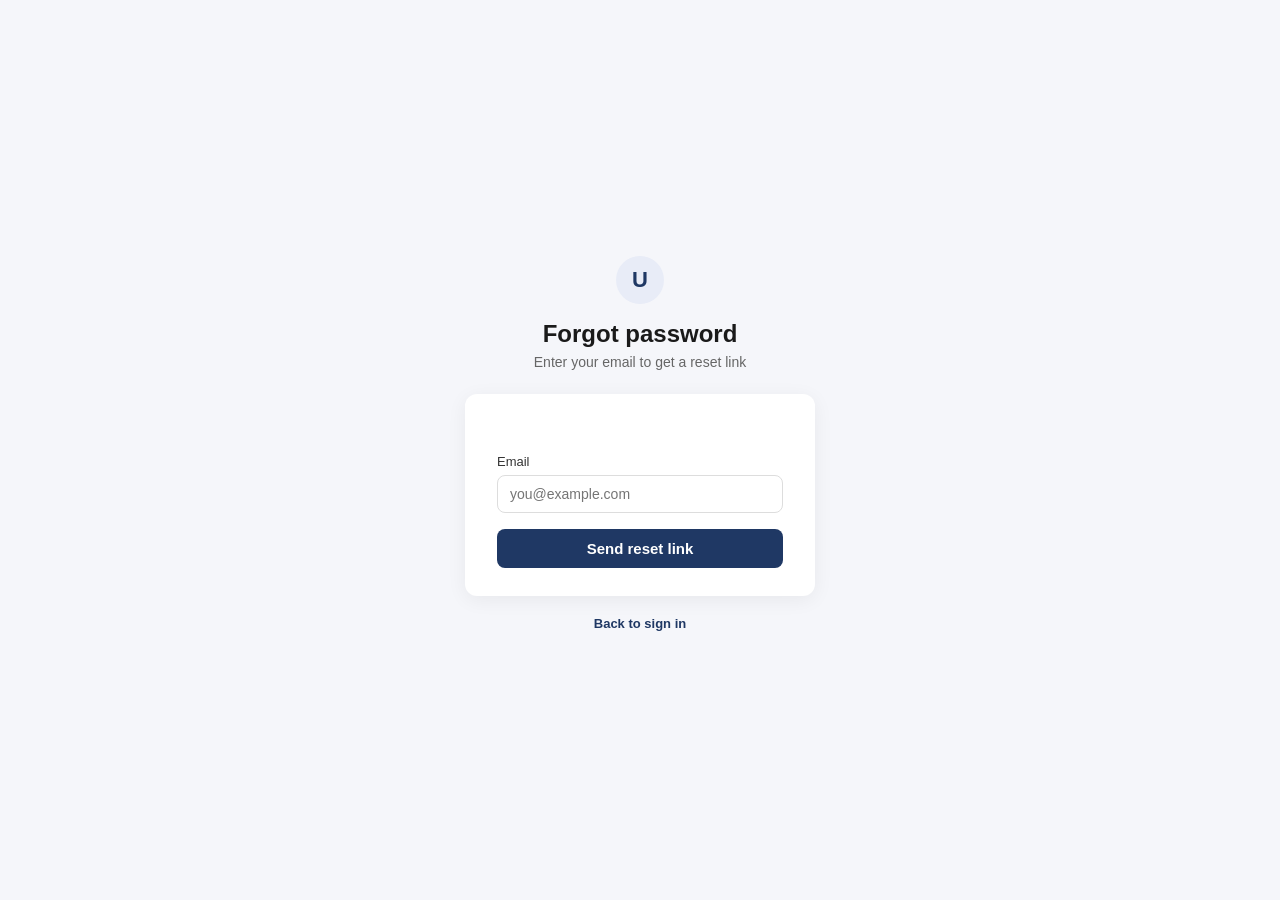
<file: forgot-password.html>
<!DOCTYPE html>
<html lang="en">
<head>
<meta charset="UTF-8">
<title>Forgot Password - UniJourney</title>
<link rel="stylesheet" href="style.css">
</head>
<body>

  <div class="logo-circle">U</div>
  <h1>Forgot password</h1>
  <p class="subtitle">Enter your email to get a reset link</p>

  <div class="card">
    <div id="message" class="message"></div>

    <form id="forgotForm">
      <label for="email">Email</label>
      <input type="email" id="email" placeholder="you@example.com" required>

      <button type="submit" class="submit-btn">Send reset link</button>
    </form>
  </div>

  <p class="footer-text"><a href="index.html">Back to sign in</a></p>

  <script>
    const API_BASE = "http://127.0.0.1:8000";
    const messageBox = document.getElementById("message");

    document.getElementById("forgotForm").addEventListener("submit", async (e) => {
      e.preventDefault();
      const email = document.getElementById("email").value;

      try {
        const res = await fetch(`${API_BASE}/api/forgot-password`, {
          method: "POST",
          headers: { "Content-Type": "application/json" },
          body: JSON.stringify({ email }),
        });
        const data = await res.json();

        messageBox.textContent = data.message;
        messageBox.className = "message success";
      } catch (err) {
        messageBox.textContent = "Could not reach server. Is FastAPI running?";
        messageBox.className = "message error";
      }
    });
  </script>
</body>
</html>
</file>
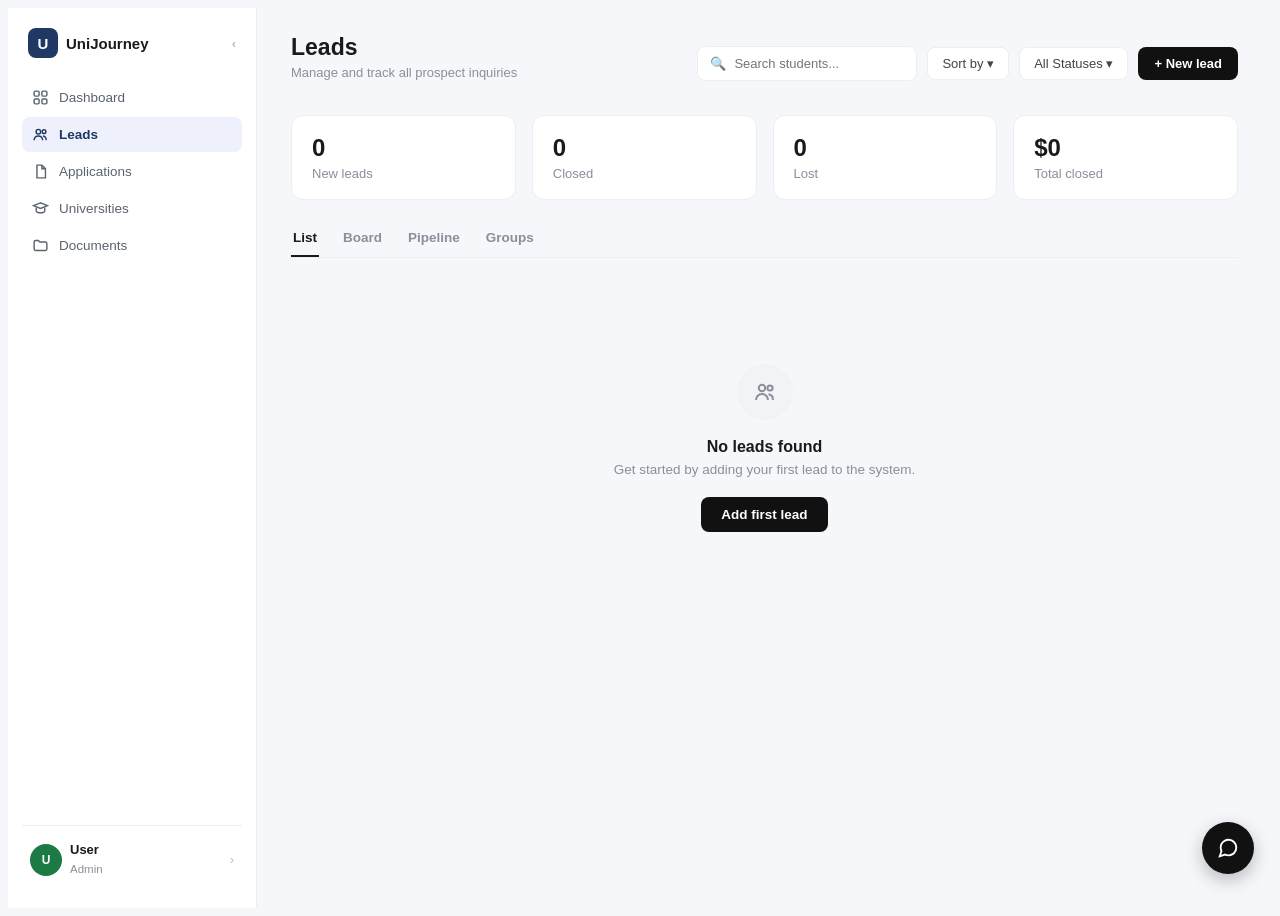
<file: leads.html>
<!DOCTYPE html>
<html lang="en">
<head>
<meta charset="UTF-8">
<title>Leads - UniJourney</title>
<link rel="stylesheet" href="dashboard2.css">
<style>
  .leads-topbar { display:flex; align-items:center; justify-content:space-between; margin-bottom:22px; flex-wrap:wrap; gap:12px; }
  .leads-topbar h1 { font-size:23px; margin:0; color:#1a1a1a; }
  .leads-topbar .date { font-size:13px; color:#8a8f99; margin-top:4px; }
  .leads-actions { display:flex; align-items:center; gap:10px; }
  .search-box {
    display:flex; align-items:center; gap:6px;
    border:1px solid #eceef2; background:#fff; border-radius:8px;
    padding:8px 12px; font-size:13px; color:#8a8f99; min-width:190px;
  }
  .search-box input { border:none; outline:none; font-size:13px; width:100%; }
  .dropdown-btn {
    border:1px solid #eceef2; background:#fff; color:#444;
    font-size:13px; padding:8px 14px; border-radius:8px; cursor:pointer;
    display:flex; align-items:center; gap:6px; white-space:nowrap;
  }
  .new-lead-btn {
    background:#111; color:#fff; border:none; border-radius:8px;
    font-size:13px; font-weight:600; padding:9px 16px; cursor:pointer;
    display:flex; align-items:center; gap:6px; white-space:nowrap;
  }

  .mini-stats { display:grid; grid-template-columns:repeat(4,1fr); gap:16px; margin-bottom:20px; }
  .mini-stat { background:#fff; border:1px solid #eceef2; border-radius:12px; padding:18px 20px; }
  .mini-stat .value { font-size:24px; font-weight:700; color:#1a1a1a; }
  .mini-stat .label { font-size:13px; color:#8a8f99; margin-top:4px; }

  .tabs { display:flex; gap:22px; border-bottom:1px solid #eceef2; margin-bottom:36px; }
  .tab { font-size:13.5px; font-weight:600; color:#8a8f99; padding:10px 2px; cursor:pointer; border-bottom:2px solid transparent; }
  .tab.active { color:#1a1a1a; border-bottom-color:#1a1a1a; }

  .empty-state { display:flex; flex-direction:column; align-items:center; justify-content:center; padding:70px 20px; text-align:center; }
  .empty-icon {
    width:56px; height:56px; border-radius:50%; background:#f2f3f7;
    display:flex; align-items:center; justify-content:center; margin-bottom:18px; color:#8a8f99;
  }
  .empty-state h3 { font-size:16px; margin:0 0 6px; color:#1a1a1a; }
  .empty-state p { font-size:13.5px; color:#8a8f99; margin:0 0 20px; }
  .empty-add-btn {
    background:#111; color:#fff; border:none; border-radius:8px;
    font-size:13.5px; font-weight:600; padding:10px 20px; cursor:pointer;
  }

  /* Modal */
  .modal-overlay {
    display:none; position:fixed; inset:0; background:rgba(0,0,0,0.4);
    align-items:center; justify-content:center; z-index:50;
  }
  .modal-overlay.open { display:flex; }
  .modal-box {
    background:#fff; border-radius:14px; width:560px; max-width:92vw;
    max-height:86vh; overflow-y:auto; padding:24px 26px;
  }
  .modal-head { display:flex; align-items:center; justify-content:space-between; margin-bottom:18px; }
  .modal-head h3 { font-size:17px; margin:0; color:#1a1a1a; }
  .modal-close { border:none; background:none; font-size:18px; color:#888; cursor:pointer; line-height:1; }
  .form-grid { display:grid; grid-template-columns:1fr 1fr; gap:14px 16px; }
  .form-field label { display:block; font-size:12.5px; color:#444; margin-bottom:6px; font-weight:500; }
  .form-field input, .form-field select {
    width:100%; padding:9px 11px; border:1px solid #ddd; border-radius:8px; font-size:13.5px; color:#333;
  }
  .modal-footer { display:flex; justify-content:flex-end; gap:10px; margin-top:22px; }
  .btn-cancel { background:#fff; border:1px solid #ddd; color:#444; border-radius:8px; padding:9px 18px; font-size:13.5px; cursor:pointer; }
  .btn-submit { background:#1F3864; border:none; color:#fff; border-radius:8px; padding:9px 18px; font-size:13.5px; font-weight:600; cursor:pointer; }

  table.leads-table2 { width:100%; border-collapse:collapse; }
  table.leads-table2 th { text-align:left; font-size:11.5px; text-transform:uppercase; letter-spacing:.03em; color:#8a8f99; padding:0 8px 10px; font-weight:600; border-bottom:1px solid #eceef2; }
  table.leads-table2 td { padding:12px 8px; font-size:13.5px; color:#1a1a1a; border-bottom:1px solid #f5f5f7; }
  .stage-badge { display:inline-block; padding:4px 10px; border-radius:20px; font-size:12px; font-weight:600; }
  .stage-new { background:#e8ecf7; color:#1F3864; }
  .stage-contacted { background:#f1e9f7; color:#7d5aa6; }
  .stage-followup { background:#fdf0e0; color:#c07a1e; }
  .stage-qualified { background:#e3f3ea; color:#1c7a44; }
</style>
</head>
<body class="dash-body">

  <div class="dash-wrapper">

    <!-- Sidebar -->
    <aside class="sidebar2">
      <div class="brand">
        <div class="logo-circle">U</div>
        <span>UniJourney</span>
        <span class="chevron">&#8249;</span>
      </div>
      <nav>
        <a href="dashboard.html" id="navDashboard">
          <svg viewBox="0 0 24 24" fill="none" stroke="currentColor" stroke-width="2"><rect x="3" y="3" width="7" height="7" rx="1.5"/><rect x="14" y="3" width="7" height="7" rx="1.5"/><rect x="3" y="14" width="7" height="7" rx="1.5"/><rect x="14" y="14" width="7" height="7" rx="1.5"/></svg>
          Dashboard
        </a>
        <a href="leads.html" class="active">
          <svg viewBox="0 0 24 24" fill="none" stroke="currentColor" stroke-width="2"><circle cx="9" cy="8" r="3.2"/><path d="M3 20c0-3.5 2.7-6 6-6s6 2.5 6 6"/><circle cx="17" cy="8" r="2.6"/><path d="M15.5 14.2c2.6.4 4.5 2.6 4.5 5.8"/></svg>
          Leads
        </a>
        <a href="applications.html" id="navApplications">
          <svg viewBox="0 0 24 24" fill="none" stroke="currentColor" stroke-width="2"><path d="M7 3h7l5 5v13H7z"/><path d="M14 3v5h5"/></svg>
          Applications
        </a>
        <a href="universities.html" id="navUniversities">
          <svg viewBox="0 0 24 24" fill="none" stroke="currentColor" stroke-width="2"><path d="M12 4 2 8l10 4 10-4z"/><path d="M6 10.5v4.5c0 1.7 2.7 3 6 3s6-1.3 6-3v-4.5"/></svg>
          Universities
        </a>
        <a href="documents.html" id="navDocuments">
          <svg viewBox="0 0 24 24" fill="none" stroke="currentColor" stroke-width="2"><path d="M3 7a2 2 0 0 1 2-2h4l2 2h8a2 2 0 0 1 2 2v8a2 2 0 0 1-2 2H5a2 2 0 0 1-2-2z"/></svg>
          Documents
        </a>
      </nav>

      <div class="profile">
        <div class="avatar" id="userInitials">U</div>
        <div class="info">
          <b id="userName">User</b>
          <span>Admin</span>
        </div>
        <span class="chevron">&#8250;</span>
      </div>
    </aside>

    <!-- Main -->
    <main class="dash-main2">

      <div class="leads-topbar">
        <div>
          <h1>Leads</h1>
          <p class="date">Manage and track all prospect inquiries</p>
        </div>
        <div class="leads-actions">
          <div class="search-box">
            <span>&#128269;</span>
            <input type="text" placeholder="Search students..." id="searchInput">
          </div>
          <button class="dropdown-btn">Sort by &#9662;</button>
          <button class="dropdown-btn">All Statuses &#9662;</button>
          <button class="new-lead-btn" id="openModalBtn">+ New lead</button>
        </div>
      </div>

      <div class="mini-stats">
        <div class="mini-stat"><div class="value" id="statNewLeads">0</div><div class="label">New leads</div></div>
        <div class="mini-stat"><div class="value" id="statClosed">0</div><div class="label">Closed</div></div>
        <div class="mini-stat"><div class="value" id="statLost">0</div><div class="label">Lost</div></div>
        <div class="mini-stat"><div class="value" id="statTotalClosed">$0</div><div class="label">Total closed</div></div>
      </div>

      <div class="tabs">
        <div class="tab active" data-tab="list">List</div>
        <div class="tab" data-tab="board">Board</div>
        <div class="tab" data-tab="pipeline">Pipeline</div>
        <div class="tab" data-tab="groups">Groups</div>
      </div>

      <!-- List / Board / Pipeline views -->
      <div id="leadsView">
        <!-- Empty state (shown when there are no leads yet) -->
        <div class="empty-state" id="emptyState">
          <div class="empty-icon">
            <svg viewBox="0 0 24 24" width="24" height="24" fill="none" stroke="currentColor" stroke-width="2"><circle cx="9" cy="8" r="3.2"/><path d="M3 20c0-3.5 2.7-6 6-6s6 2.5 6 6"/><circle cx="17" cy="8" r="2.6"/><path d="M15.5 14.2c2.6.4 4.5 2.6 4.5 5.8"/></svg>
          </div>
          <h3>No leads found</h3>
          <p>Get started by adding your first lead to the system.</p>
          <button class="empty-add-btn" id="addFirstLeadBtn">Add first lead</button>
        </div>

        <!-- Leads table (shown once leads exist) -->
        <div class="card2" id="leadsTableCard" style="display:none;">
          <table class="leads-table2">
            <thead>
              <tr><th>Name</th><th>Email</th><th>Phone</th><th>Status</th><th>Target Country</th></tr>
            </thead>
            <tbody id="leadsTableBody"></tbody>
          </table>
        </div>
      </div>

      <!-- Groups view -->
      <div id="groupsView" style="display:none;">
        <div class="empty-state" id="groupsEmptyState">
          <div class="empty-icon">
            <svg viewBox="0 0 24 24" width="24" height="24" fill="none" stroke="currentColor" stroke-width="2"><path d="M17 21v-2a4 4 0 0 0-4-4H6a4 4 0 0 0-4 4v2"/><circle cx="9" cy="7" r="4"/><path d="M23 21v-2a4 4 0 0 0-3-3.87"/><path d="M16 3.13a4 4 0 0 1 0 7.75"/></svg>
          </div>
          <h3>No groups yet</h3>
          <p>Group your leads together — by intake, counselor, or campaign.</p>
          <button class="empty-add-btn" id="createGroupBtn">Create group</button>
        </div>

        <div class="card2" id="groupsListCard" style="display:none;">
          <table class="leads-table2">
            <thead><tr><th>Group name</th><th>Description</th><th>Leads</th></tr></thead>
            <tbody id="groupsTableBody"></tbody>
          </table>
        </div>
      </div>

    </main>
  </div>

  <!-- Add new lead modal -->
  <div class="modal-overlay" id="modalOverlay">
    <div class="modal-box">
      <div class="modal-head">
        <h3>Add new lead</h3>
        <button class="modal-close" id="closeModalBtn">&times;</button>
      </div>
      <form id="leadForm">
        <div class="form-grid">
          <div class="form-field"><label>First name *</label><input type="text" id="firstName" required></div>
          <div class="form-field"><label>Last name *</label><input type="text" id="lastName" required></div>
          <div class="form-field"><label>Email</label><input type="email" id="leadEmail"></div>
          <div class="form-field"><label>Phone</label><input type="text" id="leadPhone"></div>
          <div class="form-field">
            <label>Category</label>
            <select id="category"><option>Study Abroad</option><option>Domestic</option><option>Visa Only</option></select>
          </div>
          <div class="form-field">
            <label>Source</label>
            <select id="source"><option>Website</option><option>Referral</option><option>WalkIn</option><option>Social Media</option></select>
          </div>
          <div class="form-field">
            <label>Status</label>
            <select id="status"><option>New Lead</option><option>Contacted</option><option>Follow-up</option><option>Qualified</option></select>
          </div>
          <div class="form-field">
            <label>Probability</label>
            <select id="probability"><option>LOW</option><option selected>MID</option><option>HIGH</option></select>
          </div>
          <div class="form-field">
            <label>Target country</label>
            <select id="targetCountry"><option>Select country</option><option>UK</option><option>USA</option><option>Canada</option><option>Australia</option><option>Germany</option></select>
          </div>
          <div class="form-field"><label>Target course</label><input type="text" id="targetCourse" placeholder="e.g. MSc Data Science"></div>
          <div class="form-field" style="grid-column:1/-1;"><label>Target university</label><input type="text" id="targetUniversity" placeholder="e.g. University of Manchester"></div>
        </div>
        <div class="modal-footer">
          <button type="button" class="btn-cancel" id="cancelModalBtn">Cancel</button>
          <button type="submit" class="btn-submit">Add lead</button>
        </div>
      </form>
    </div>
  </div>

  <!-- Create Group modal -->
  <div class="modal-overlay" id="groupModalOverlay">
    <div class="modal-box" style="width:480px;">
      <div class="modal-head">
        <h3>Create Group</h3>
        <button class="modal-close" id="closeGroupModalBtn">&times;</button>
      </div>
      <form id="groupForm">
        <div class="form-field" style="margin-bottom:14px;">
          <label>Group Name *</label>
          <input type="text" id="groupName" placeholder="e.g. Fall 2026 CS Applicants" required>
        </div>
        <div class="form-field">
          <label>Description (Optional)</label>
          <textarea id="groupDescription" rows="3" placeholder="What is this group for?"
            style="width:100%; padding:9px 11px; border:1px solid #ddd; border-radius:8px; font-size:13.5px; color:#333; font-family:inherit; resize:vertical;"></textarea>
        </div>
        <div class="modal-footer">
          <button type="button" class="btn-cancel" id="cancelGroupModalBtn">Cancel</button>
          <button type="submit" class="btn-submit" style="background:#555;">Create group</button>
        </div>
      </form>
    </div>
  </div>

  <!-- Lead detail modal (read-only view when a row is clicked) -->
  <div class="modal-overlay" id="detailModalOverlay">
    <div class="modal-box">
      <div class="modal-head">
        <h3 id="detailName">Lead details</h3>
        <button class="modal-close" id="closeDetailModalBtn">&times;</button>
      </div>
      <div class="form-grid" id="detailBody"></div>
      <div class="modal-footer">
        <button type="button" class="btn-cancel" id="closeDetailBtn2">Close</button>
      </div>
    </div>
  </div>

  <button class="chat-fab" title="Chat">
    <svg viewBox="0 0 24 24" width="22" height="22" fill="none" stroke="#fff" stroke-width="2"><path d="M21 11.5a8.38 8.38 0 0 1-.9 3.8 8.5 8.5 0 0 1-7.6 4.7 8.38 8.38 0 0 1-3.8-.9L3 21l1.9-5.7a8.38 8.38 0 0 1-.9-3.8 8.5 8.5 0 0 1 4.7-7.6 8.38 8.38 0 0 1 3.8-.9h.5a8.48 8.48 0 0 1 8 8v.5z"/></svg>
  </button>

  <script>
    const params = new URLSearchParams(window.location.search);
    const name = params.get("name") || "User";
    const email = params.get("email") || "";

    document.getElementById("userName").textContent = name;
    document.getElementById("userInitials").textContent =
      name.split(" ").map(n => n.charAt(0)).slice(0, 2).join("").toUpperCase();
    ["navDashboard", "navApplications", "navUniversities", "navDocuments"].forEach(id => {
      const el = document.getElementById(id);
      const base = el.getAttribute("href").split("?")[0];
      el.href = `${base}?name=${encodeURIComponent(name)}&email=${encodeURIComponent(email)}`;
    });

    // ---- Leads state (starts empty, matches the live site with no leads yet) ----
    let leads = [];

    const emptyState = document.getElementById("emptyState");
    const tableCard = document.getElementById("leadsTableCard");
    const tbody = document.getElementById("leadsTableBody");

    const stageClass = { "New Lead": "stage-new", "Contacted": "stage-contacted", "Follow-up": "stage-followup", "Qualified": "stage-qualified" };

    function renderLeads() {
      document.getElementById("statNewLeads").textContent = leads.filter(l => l.status === "New Lead").length;
      document.getElementById("statClosed").textContent = leads.filter(l => l.status === "Qualified").length;
      document.getElementById("statLost").textContent = 0;
      document.getElementById("statTotalClosed").textContent = "$0";

      if (leads.length === 0) {
        emptyState.style.display = "flex";
        tableCard.style.display = "none";
        return;
      }
      emptyState.style.display = "none";
      tableCard.style.display = "block";
      tbody.innerHTML = "";
      leads.forEach((lead, i) => {
        const row = document.createElement("tr");
        row.style.cursor = "pointer";
        row.innerHTML = `
          <td>${lead.firstName} ${lead.lastName}</td>
          <td>${lead.email || "-"}</td>
          <td>${lead.phone || "-"}</td>
          <td><span class="stage-badge ${stageClass[lead.status] || "stage-new"}">${lead.status}</span></td>
          <td>${lead.targetCountry || "-"}</td>
        `;
        row.addEventListener("click", () => openDetail(i));
        tbody.appendChild(row);
      });
    }

    // ---- Lead detail modal (click a row to view) ----
    const detailOverlay = document.getElementById("detailModalOverlay");
    function openDetail(i) {
      const l = leads[i];
      document.getElementById("detailName").textContent = `${l.firstName} ${l.lastName}`;
      const fields = [
        ["Email", l.email || "-"], ["Phone", l.phone || "-"],
        ["Category", l.category || "-"], ["Source", l.source || "-"],
        ["Status", l.status || "-"], ["Probability", l.probability || "-"],
        ["Target country", l.targetCountry || "-"], ["Target course", l.targetCourse || "-"],
      ];
      document.getElementById("detailBody").innerHTML = fields.map(([label, val]) =>
        `<div class="form-field"><label>${label}</label><div style="padding:9px 11px; border:1px solid #eee; border-radius:8px; font-size:13.5px; background:#fafafa;">${val}</div></div>`
      ).join("");
      detailOverlay.classList.add("open");
    }
    function closeDetail() { detailOverlay.classList.remove("open"); }
    document.getElementById("closeDetailModalBtn").addEventListener("click", closeDetail);
    document.getElementById("closeDetailBtn2").addEventListener("click", closeDetail);
    detailOverlay.addEventListener("click", (e) => { if (e.target === detailOverlay) closeDetail(); });

    // ---- Modal open/close ----
    const overlay = document.getElementById("modalOverlay");
    function openModal() { overlay.classList.add("open"); }
    function closeModal() { overlay.classList.remove("open"); document.getElementById("leadForm").reset(); }

    document.getElementById("openModalBtn").addEventListener("click", openModal);
    document.getElementById("addFirstLeadBtn").addEventListener("click", openModal);
    document.getElementById("closeModalBtn").addEventListener("click", closeModal);
    document.getElementById("cancelModalBtn").addEventListener("click", closeModal);
    overlay.addEventListener("click", (e) => { if (e.target === overlay) closeModal(); });

    document.getElementById("leadForm").addEventListener("submit", (e) => {
      e.preventDefault();
      leads.push({
        firstName: document.getElementById("firstName").value,
        lastName: document.getElementById("lastName").value,
        email: document.getElementById("leadEmail").value,
        phone: document.getElementById("leadPhone").value,
        category: document.getElementById("category").value,
        source: document.getElementById("source").value,
        status: document.getElementById("status").value,
        probability: document.getElementById("probability").value,
        targetCountry: document.getElementById("targetCountry").value,
        targetCourse: document.getElementById("targetCourse").value,
        targetUniversity: document.getElementById("targetUniversity").value,
      });
      closeModal();
      renderLeads();
    });

    // ---- Tabs: List / Board / Pipeline share the leads view, Groups is separate ----
    const leadsView = document.getElementById("leadsView");
    const groupsView = document.getElementById("groupsView");
    document.querySelectorAll(".tab").forEach(tab => {
      tab.addEventListener("click", () => {
        document.querySelectorAll(".tab").forEach(t => t.classList.remove("active"));
        tab.classList.add("active");
        if (tab.dataset.tab === "groups") {
          leadsView.style.display = "none";
          groupsView.style.display = "block";
        } else {
          groupsView.style.display = "none";
          leadsView.style.display = "block";
        }
      });
    });

    // ---- Groups (Create Group modal, matches the real site) ----
    let groups = [];
    const groupOverlay = document.getElementById("groupModalOverlay");
    const groupsEmptyState = document.getElementById("groupsEmptyState");
    const groupsListCard = document.getElementById("groupsListCard");
    const groupsTableBody = document.getElementById("groupsTableBody");

    function openGroupModal() { groupOverlay.classList.add("open"); }
    function closeGroupModal() { groupOverlay.classList.remove("open"); document.getElementById("groupForm").reset(); }

    document.getElementById("createGroupBtn").addEventListener("click", openGroupModal);
    document.getElementById("closeGroupModalBtn").addEventListener("click", closeGroupModal);
    document.getElementById("cancelGroupModalBtn").addEventListener("click", closeGroupModal);
    groupOverlay.addEventListener("click", (e) => { if (e.target === groupOverlay) closeGroupModal(); });

    function renderGroups() {
      if (groups.length === 0) {
        groupsEmptyState.style.display = "flex";
        groupsListCard.style.display = "none";
        return;
      }
      groupsEmptyState.style.display = "none";
      groupsListCard.style.display = "block";
      groupsTableBody.innerHTML = "";
      groups.forEach(g => {
        const row = document.createElement("tr");
        row.innerHTML = `<td>${g.name}</td><td>${g.description || "-"}</td><td>0</td>`;
        groupsTableBody.appendChild(row);
      });
    }

    document.getElementById("groupForm").addEventListener("submit", (e) => {
      e.preventDefault();
      groups.push({
        name: document.getElementById("groupName").value,
        description: document.getElementById("groupDescription").value,
      });
      closeGroupModal();
      renderGroups();
    });

    renderLeads();
    renderGroups();
  </script>
</body>
</html>
</file>
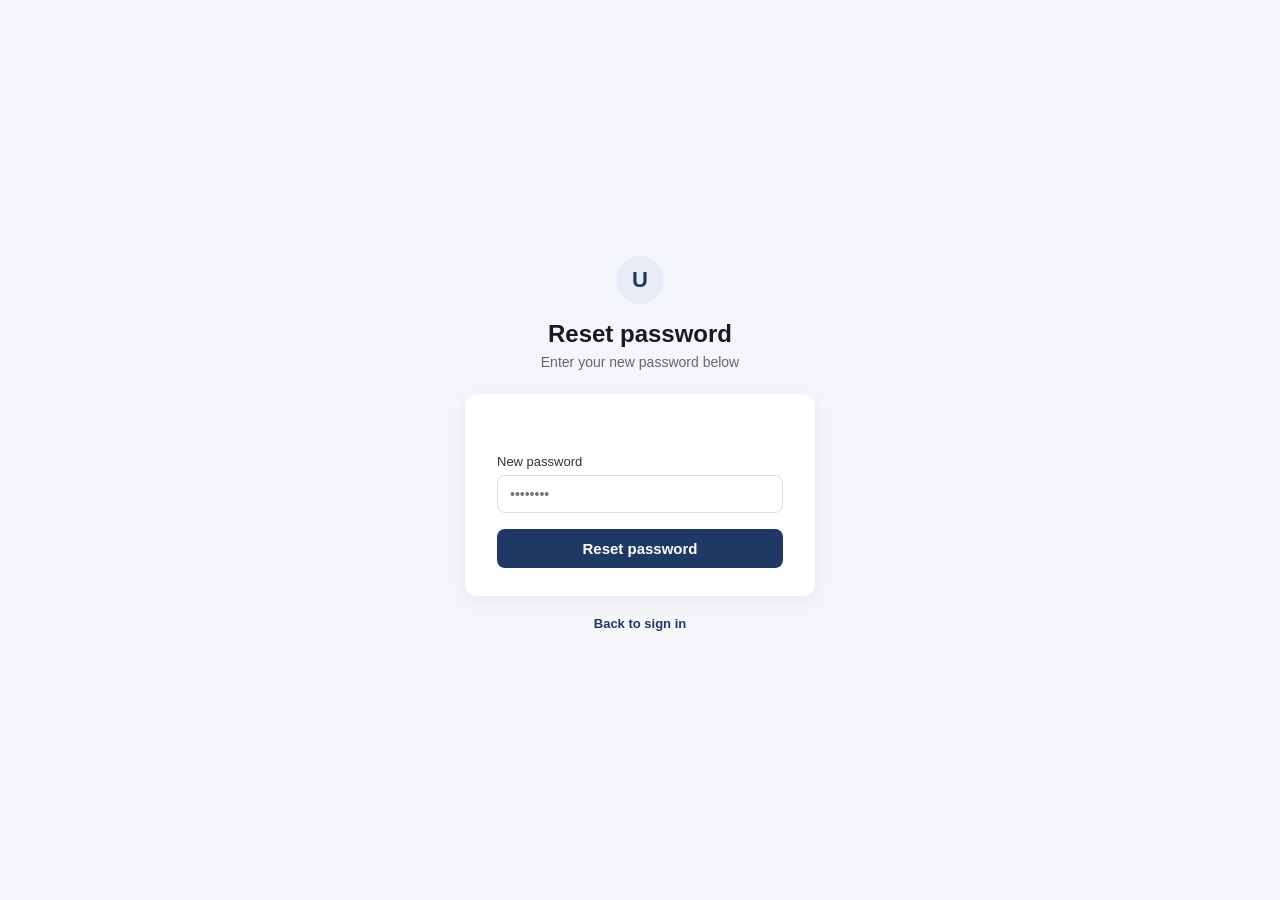
<file: reset-password.html>
<!DOCTYPE html>
<html lang="en">
<head>
<meta charset="UTF-8">
<title>Reset Password - UniJourney</title>
<link rel="stylesheet" href="style.css">
</head>
<body>

  <div class="logo-circle">U</div>
  <h1>Reset password</h1>
  <p class="subtitle">Enter your new password below</p>

  <div class="card">
    <div id="message" class="message"></div>

    <form id="resetForm">
      <label for="newPassword">New password</label>
      <input type="password" id="newPassword" placeholder="••••••••" required>

      <button type="submit" class="submit-btn">Reset password</button>
    </form>
  </div>

  <p class="footer-text"><a href="index.html">Back to sign in</a></p>

  <script>
    const API_BASE = "http://127.0.0.1:8000";
    const messageBox = document.getElementById("message");
    const params = new URLSearchParams(window.location.search);
    const token = params.get("token");

    document.getElementById("resetForm").addEventListener("submit", async (e) => {
      e.preventDefault();
      const new_password = document.getElementById("newPassword").value;

      if (!token) {
        messageBox.textContent = "Missing or invalid reset link.";
        messageBox.className = "message error";
        return;
      }

      try {
        const res = await fetch(`${API_BASE}/api/reset-password`, {
          method: "POST",
          headers: { "Content-Type": "application/json" },
          body: JSON.stringify({ token, new_password }),
        });
        const data = await res.json();

        if (!res.ok) {
          messageBox.textContent = data.detail || "Reset failed";
          messageBox.className = "message error";
          return;
        }

        messageBox.textContent = data.message;
        messageBox.className = "message success";
      } catch (err) {
        messageBox.textContent = "Could not reach server. Is FastAPI running?";
        messageBox.className = "message error";
      }
    });
  </script>
</body>
</html>
</file>
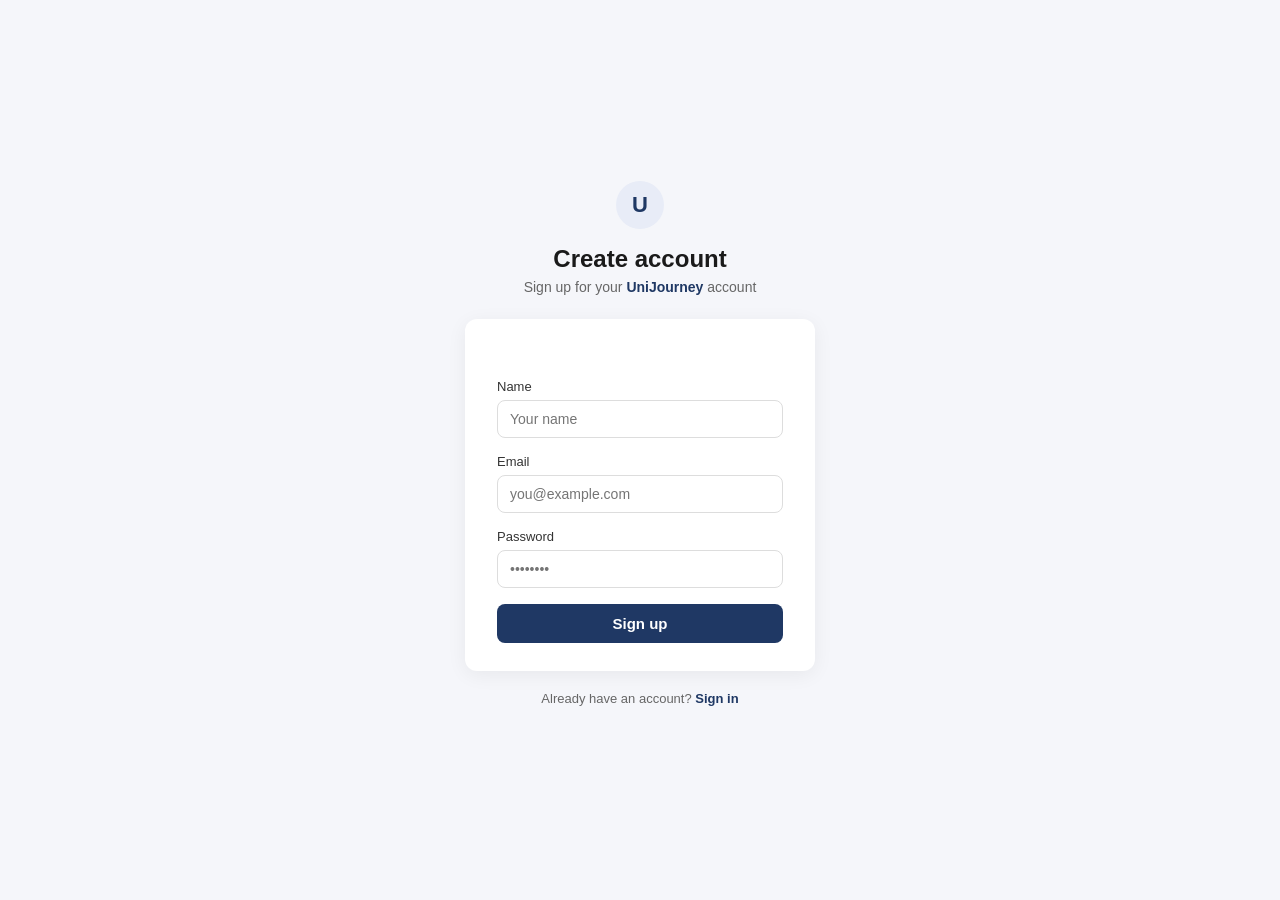
<file: signup.html>
<!DOCTYPE html>
<html lang="en">
<head>
<meta charset="UTF-8">
<title>Sign up - UniJourney</title>
<link rel="stylesheet" href="style.css">
</head>
<body>

  <div class="logo-circle">U</div>
  <h1>Create account</h1>
  <p class="subtitle">Sign up for your <b>UniJourney</b> account</p>

  <div class="card">
    <div id="message" class="message"></div>

    <form id="signupForm">
      <label for="name">Name</label>
      <input type="text" id="name" placeholder="Your name" required>

      <label for="email">Email</label>
      <input type="email" id="email" placeholder="you@example.com" required>

      <label for="password">Password</label>
      <input type="password" id="password" placeholder="••••••••" required>

      <button type="submit" class="submit-btn">Sign up</button>
    </form>
  </div>

  <p class="footer-text">Already have an account? <a href="index.html">Sign in</a></p>

  <script src="script.js"></script>
</body>
</html>
</file>
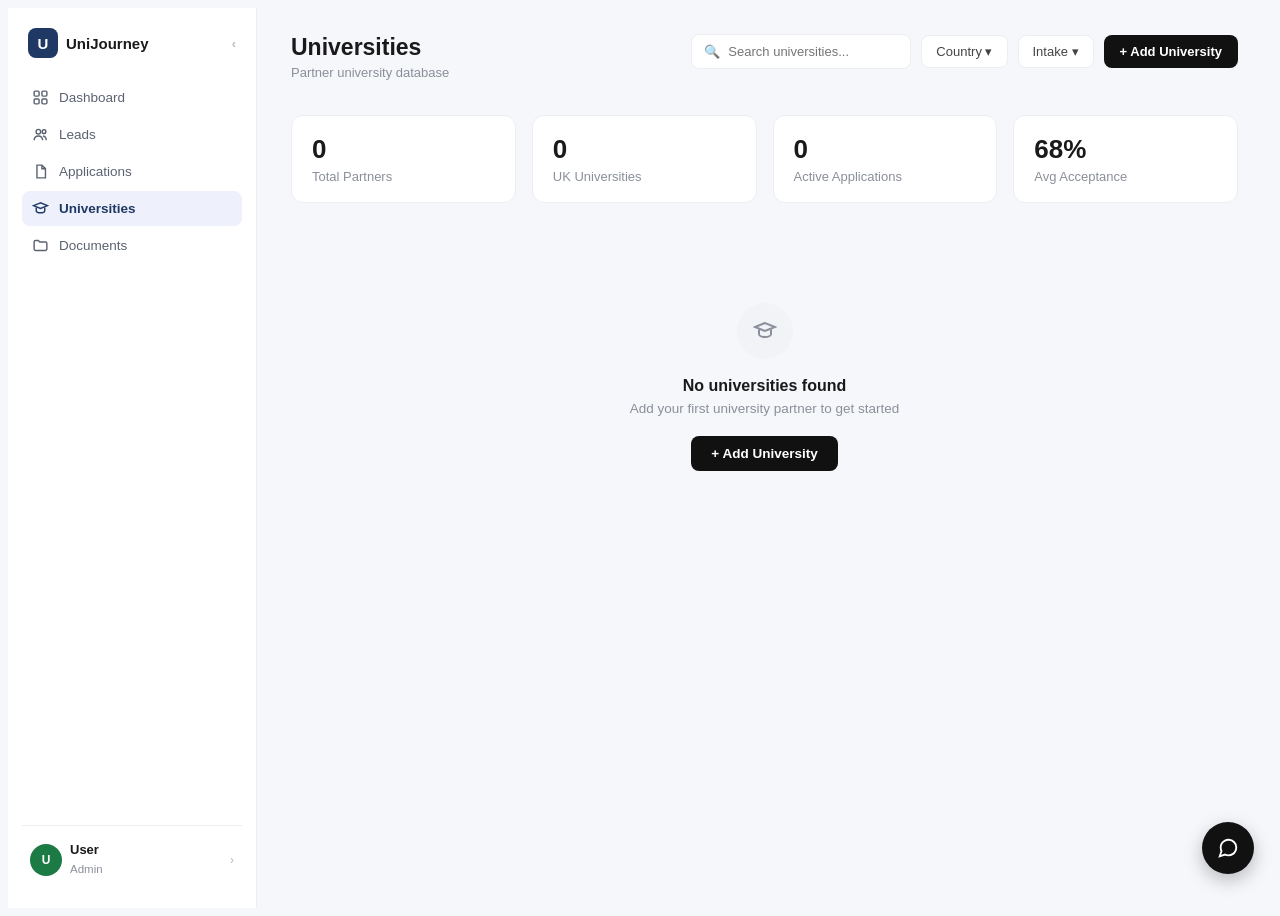
<file: universities.html>
<!DOCTYPE html>
<html lang="en">
<head>
<meta charset="UTF-8">
<title>Universities - UniJourney</title>
<link rel="stylesheet" href="dashboard2.css">
<style>
  .uni-topbar { display:flex; align-items:flex-start; justify-content:space-between; margin-bottom:22px; flex-wrap:wrap; gap:12px; }
  .uni-topbar h1 { font-size:23px; margin:0; color:#1a1a1a; }
  .uni-topbar .date { font-size:13px; color:#8a8f99; margin-top:4px; }
  .uni-actions { display:flex; align-items:center; gap:10px; position:relative; }
  .search-box {
    display:flex; align-items:center; gap:6px;
    border:1px solid #eceef2; background:#fff; border-radius:8px;
    padding:8px 12px; font-size:13px; color:#8a8f99; min-width:190px;
  }
  .search-box input { border:none; outline:none; font-size:13px; width:100%; }
  .dropdown-wrap { position:relative; }
  .dropdown-btn {
    border:1px solid #eceef2; background:#fff; color:#444;
    font-size:13px; padding:8px 14px; border-radius:8px; cursor:pointer;
    display:flex; align-items:center; gap:6px; white-space:nowrap;
  }
  .dropdown-panel {
    display:none; position:absolute; top:calc(100% + 6px); left:0; background:#fff;
    border:1px solid #eceef2; border-radius:10px; box-shadow:0 8px 24px rgba(0,0,0,.08);
    min-width:170px; z-index:40; padding:6px;
  }
  .dropdown-panel.open { display:block; }
  .dropdown-item { padding:8px 10px; font-size:13px; color:#333; border-radius:6px; cursor:pointer; }
  .dropdown-item:hover { background:#f2f3f7; }
  .dropdown-item.active { background:#eef1fb; color:#1F3864; font-weight:600; }
  .add-uni-btn {
    background:#111; color:#fff; border:none; border-radius:8px;
    font-size:13px; font-weight:600; padding:9px 16px; cursor:pointer;
    display:flex; align-items:center; gap:6px; white-space:nowrap;
  }

  .stat-row { display:grid; grid-template-columns:repeat(4,1fr); gap:16px; margin-bottom:20px; }
  .stat-box { background:#fff; border:1px solid #eceef2; border-radius:12px; padding:18px 20px; }
  .stat-box .value { font-size:26px; font-weight:700; color:#1a1a1a; margin-bottom:4px; }
  .stat-box .label { font-size:13px; color:#8a8f99; }

  .empty-state { display:flex; flex-direction:column; align-items:center; justify-content:center; padding:80px 20px; text-align:center; }
  .empty-icon {
    width:56px; height:56px; border-radius:50%; background:#f2f3f7; color:#8a8f99;
    display:flex; align-items:center; justify-content:center; margin-bottom:18px;
  }
  .empty-state h3 { font-size:16px; margin:0 0 6px; color:#1a1a1a; }
  .empty-state p { font-size:13.5px; color:#8a8f99; margin:0 0 20px; }
  .empty-add-btn {
    background:#111; color:#fff; border:none; border-radius:8px;
    font-size:13.5px; font-weight:600; padding:10px 20px; cursor:pointer;
  }

  .uni-grid { display:grid; grid-template-columns:repeat(auto-fill, minmax(260px, 1fr)); gap:16px; }
  .uni-card { background:#fff; border:1px solid #eceef2; border-radius:12px; padding:18px 20px; }
  .uni-card .uc-head { display:flex; align-items:flex-start; justify-content:space-between; margin-bottom:6px; }
  .uni-card h4 { font-size:15px; margin:0; color:#1a1a1a; }
  .uni-card .uc-loc { font-size:12.5px; color:#8a8f99; margin-bottom:12px; }
  .partner-badge { display:inline-block; padding:3px 9px; border-radius:20px; font-size:11px; font-weight:700; white-space:nowrap; }
  .partner-standard { background:#eef0f4; color:#5b6270; }
  .partner-premium { background:#eaf7ee; color:#1c7a44; }
  .partner-preferred { background:#e8ecf7; color:#1F3864; }
  .uc-row { display:flex; justify-content:space-between; font-size:12.5px; color:#5b6270; padding:5px 0; border-top:1px solid #f5f5f7; }
  .uc-row b { color:#1a1a1a; font-weight:600; }
  .uc-intakes { display:flex; gap:6px; flex-wrap:wrap; margin-top:10px; }
  .intake-chip { background:#f2f3f7; color:#5b6270; font-size:11px; padding:3px 8px; border-radius:20px; }
  .uc-remove { margin-top:12px; width:100%; }

  /* Modal */
  .modal-overlay {
    display:none; position:fixed; inset:0; background:rgba(0,0,0,0.4);
    align-items:center; justify-content:center; z-index:50;
  }
  .modal-overlay.open { display:flex; }
  .modal-box {
    background:#fff; border-radius:14px; width:520px; max-width:92vw;
    max-height:86vh; overflow-y:auto; padding:24px 26px;
  }
  .modal-head { display:flex; align-items:center; justify-content:space-between; margin-bottom:18px; }
  .modal-head h3 { font-size:17px; margin:0; color:#1a1a1a; }
  .modal-close { border:none; background:none; font-size:18px; color:#888; cursor:pointer; line-height:1; }
  .form-field { margin-bottom:14px; }
  .form-field label { display:block; font-size:12.5px; color:#444; margin-bottom:6px; font-weight:500; }
  .form-field input, .form-field select {
    width:100%; padding:9px 11px; border:1px solid #ddd; border-radius:8px; font-size:13.5px; color:#333;
    font-family:inherit; box-sizing:border-box;
  }
  .form-row-2 { display:grid; grid-template-columns:1fr 1fr; gap:14px 16px; }
  .stepper { display:flex; align-items:center; border:1px solid #ddd; border-radius:8px; overflow:hidden; }
  .stepper button { width:34px; height:36px; border:none; background:#fafafa; color:#444; font-size:16px; cursor:pointer; flex-shrink:0; }
  .stepper button:hover { background:#f0f0f0; }
  .stepper input { border:none !important; text-align:center; padding:9px 4px !important; }
  .multiselect { position:relative; }
  .multiselect-btn {
    width:100%; text-align:left; padding:9px 11px; border:1px solid #ddd; border-radius:8px;
    font-size:13.5px; color:#333; background:#fff; cursor:pointer; box-sizing:border-box;
  }
  .multiselect-panel {
    display:none; position:absolute; top:calc(100% + 4px); left:0; right:0; background:#fff;
    border:1px solid #eceef2; border-radius:10px; box-shadow:0 8px 24px rgba(0,0,0,.1); z-index:60; padding:6px;
  }
  .multiselect-panel.open { display:block; }
  .multiselect-option { display:flex; align-items:center; gap:8px; padding:7px 8px; font-size:13px; border-radius:6px; cursor:pointer; }
  .multiselect-option:hover { background:#f2f3f7; }
  .modal-footer { display:flex; justify-content:flex-end; gap:10px; margin-top:22px; }
  .btn-cancel { background:#fff; border:1px solid #ddd; color:#444; border-radius:8px; padding:9px 18px; font-size:13.5px; cursor:pointer; }
  .btn-submit { background:#555; border:none; color:#fff; border-radius:8px; padding:9px 18px; font-size:13.5px; font-weight:600; cursor:pointer; }
</style>
</head>
<body class="dash-body">
  <div class="dash-wrapper">
    <aside class="sidebar2">
      <div class="brand">
        <div class="logo-circle">U</div>
        <span>UniJourney</span>
        <span class="chevron">&#8249;</span>
      </div>
      <nav>
        <a href="dashboard.html" id="navDashboard">
          <svg viewBox="0 0 24 24" fill="none" stroke="currentColor" stroke-width="2"><rect x="3" y="3" width="7" height="7" rx="1.5"/><rect x="14" y="3" width="7" height="7" rx="1.5"/><rect x="3" y="14" width="7" height="7" rx="1.5"/><rect x="14" y="14" width="7" height="7" rx="1.5"/></svg>
          Dashboard
        </a>
        <a href="leads.html" id="navLeads">
          <svg viewBox="0 0 24 24" fill="none" stroke="currentColor" stroke-width="2"><circle cx="9" cy="8" r="3.2"/><path d="M3 20c0-3.5 2.7-6 6-6s6 2.5 6 6"/><circle cx="17" cy="8" r="2.6"/><path d="M15.5 14.2c2.6.4 4.5 2.6 4.5 5.8"/></svg>
          Leads
        </a>
        <a href="applications.html" id="navApplications">
          <svg viewBox="0 0 24 24" fill="none" stroke="currentColor" stroke-width="2"><path d="M7 3h7l5 5v13H7z"/><path d="M14 3v5h5"/></svg>
          Applications
        </a>
        <a href="universities.html" class="active">
          <svg viewBox="0 0 24 24" fill="none" stroke="currentColor" stroke-width="2"><path d="M12 4 2 8l10 4 10-4z"/><path d="M6 10.5v4.5c0 1.7 2.7 3 6 3s6-1.3 6-3v-4.5"/></svg>
          Universities
        </a>
        <a href="documents.html" id="navDocuments">
          <svg viewBox="0 0 24 24" fill="none" stroke="currentColor" stroke-width="2"><path d="M3 7a2 2 0 0 1 2-2h4l2 2h8a2 2 0 0 1 2 2v8a2 2 0 0 1-2 2H5a2 2 0 0 1-2-2z"/></svg>
          Documents
        </a>
      </nav>
      <div class="profile">
        <div class="avatar" id="userInitials">U</div>
        <div class="info"><b id="userName">User</b><span>Admin</span></div>
        <span class="chevron">&#8250;</span>
      </div>
    </aside>

    <main class="dash-main2">

      <div class="uni-topbar">
        <div>
          <h1>Universities</h1>
          <p class="date">Partner university database</p>
        </div>
        <div class="uni-actions">
          <div class="search-box">
            <span>&#128269;</span>
            <input type="text" placeholder="Search universities..." id="searchInput">
          </div>
          <div class="dropdown-wrap">
            <button class="dropdown-btn" id="countryFilterBtn">Country &#9662;</button>
            <div class="dropdown-panel" id="countryFilterPanel"></div>
          </div>
          <div class="dropdown-wrap">
            <button class="dropdown-btn" id="intakeFilterBtn">Intake &#9662;</button>
            <div class="dropdown-panel" id="intakeFilterPanel"></div>
          </div>
          <button class="add-uni-btn" id="openModalBtn">+ Add University</button>
        </div>
      </div>

      <div class="stat-row">
        <div class="stat-box"><div class="value" id="statTotal">0</div><div class="label">Total Partners</div></div>
        <div class="stat-box"><div class="value" id="statUK">0</div><div class="label">UK Universities</div></div>
        <div class="stat-box"><div class="value" id="statActiveApps">0</div><div class="label">Active Applications</div></div>
        <div class="stat-box"><div class="value" id="statAvgAcceptance">68%</div><div class="label">Avg Acceptance</div></div>
      </div>

      <div id="emptyState" class="empty-state">
        <div class="empty-icon">
          <svg viewBox="0 0 24 24" width="24" height="24" fill="none" stroke="currentColor" stroke-width="2"><path d="M12 4 2 8l10 4 10-4z"/><path d="M6 10.5v4.5c0 1.7 2.7 3 6 3s6-1.3 6-3v-4.5"/></svg>
        </div>
        <h3>No universities found</h3>
        <p>Add your first university partner to get started</p>
        <button class="empty-add-btn" id="addFirstBtn">+ Add University</button>
      </div>

      <div class="uni-grid" id="uniGrid" style="display:none;"></div>

    </main>
  </div>

  <!-- Add University modal -->
  <div class="modal-overlay" id="modalOverlay">
    <div class="modal-box">
      <div class="modal-head">
        <h3>Add University</h3>
        <button class="modal-close" id="closeModalBtn">&times;</button>
      </div>
      <form id="uniForm">
        <div class="form-field">
          <label>University Name *</label>
          <input type="text" id="fName" required>
        </div>
        <div class="form-row-2">
          <div class="form-field">
            <label>Country *</label>
            <select id="fCountry" required>
              <option>USA</option>
              <option>UK</option>
              <option>Canada</option>
              <option>Australia</option>
              <option>Germany</option>
              <option>Ireland</option>
            </select>
          </div>
          <div class="form-field">
            <label>City</label>
            <input type="text" id="fCity">
          </div>
        </div>
        <div class="form-row-2">
          <div class="form-field">
            <label>Courses Count</label>
            <div class="stepper">
              <button type="button" id="stepMinus">&minus;</button>
              <input type="number" id="fCourses" value="0" min="0">
              <button type="button" id="stepPlus">+</button>
            </div>
          </div>
          <div class="form-field">
            <label>Partner Status</label>
            <select id="fPartnerStatus">
              <option>Standard</option>
              <option>Preferred</option>
              <option>Premium</option>
            </select>
          </div>
        </div>
        <div class="form-row-2">
          <div class="form-field">
            <label>Tuition Range</label>
            <input type="text" id="fTuitionRange" placeholder="e.g. $20k - $40k">
          </div>
          <div class="form-field">
            <label>Intakes (Multi-select)</label>
            <div class="multiselect">
              <button type="button" class="multiselect-btn" id="intakeMsBtn">Select intakes</button>
              <div class="multiselect-panel" id="intakeMsPanel">
                <label class="multiselect-option"><input type="checkbox" value="Fall"> Fall</label>
                <label class="multiselect-option"><input type="checkbox" value="Spring"> Spring</label>
                <label class="multiselect-option"><input type="checkbox" value="Summer"> Summer</label>
                <label class="multiselect-option"><input type="checkbox" value="Winter"> Winter</label>
              </div>
            </div>
          </div>
        </div>
        <div class="modal-footer">
          <button type="button" class="btn-cancel" id="cancelModalBtn">Cancel</button>
          <button type="submit" class="btn-submit">Add University</button>
        </div>
      </form>
    </div>
  </div>

  <button class="chat-fab" title="Chat">
    <svg viewBox="0 0 24 24" width="22" height="22" fill="none" stroke="#fff" stroke-width="2"><path d="M21 11.5a8.38 8.38 0 0 1-.9 3.8 8.5 8.5 0 0 1-7.6 4.7 8.38 8.38 0 0 1-3.8-.9L3 21l1.9-5.7a8.38 8.38 0 0 1-.9-3.8 8.5 8.5 0 0 1 4.7-7.6 8.38 8.38 0 0 1 3.8-.9h.5a8.48 8.48 0 0 1 8 8v.5z"/></svg>
  </button>

  <script>
    const params = new URLSearchParams(window.location.search);
    const name = params.get("name") || "User";
    const email = params.get("email") || "";
    document.getElementById("userName").textContent = name;
    document.getElementById("userInitials").textContent =
      name.split(" ").map(n => n.charAt(0)).slice(0, 2).join("").toUpperCase();
    ["navDashboard", "navLeads", "navApplications", "navDocuments"].forEach(id => {
      const el = document.getElementById(id);
      const base = el.getAttribute("href").split("?")[0];
      el.href = `${base}?name=${encodeURIComponent(name)}&email=${encodeURIComponent(email)}`;
    });

    // ---- State ----
    let universities = [];
    let searchTerm = "";
    let countryFilter = "All Countries";
    let intakeFilter = "All Intakes";

    const badgeClass = { "Standard": "partner-standard", "Preferred": "partner-preferred", "Premium": "partner-premium" };

    // ---- Country / Intake filter dropdowns (top bar) ----
    const countries = ["All Countries", "USA", "UK", "Canada", "Australia", "Germany", "Ireland"];
    const intakesList = ["All Intakes", "Fall", "Spring", "Summer", "Winter"];

    function buildFilterPanel(panelEl, btnEl, options, currentVal, onPick) {
      panelEl.innerHTML = options.map(o =>
        `<div class="dropdown-item ${o === currentVal ? "active" : ""}" data-val="${o}">${o}</div>`
      ).join("");
      panelEl.querySelectorAll(".dropdown-item").forEach(item => {
        item.addEventListener("click", () => {
          onPick(item.dataset.val);
          panelEl.classList.remove("open");
        });
      });
    }

    const countryBtn = document.getElementById("countryFilterBtn");
    const countryPanel = document.getElementById("countryFilterPanel");
    const intakeBtn = document.getElementById("intakeFilterBtn");
    const intakePanel = document.getElementById("intakeFilterPanel");

    function refreshFilterPanels() {
      buildFilterPanel(countryPanel, countryBtn, countries, countryFilter, (val) => {
        countryFilter = val;
        countryBtn.textContent = (val === "All Countries" ? "Country" : val) + " \u25be";
        refreshFilterPanels();
        renderUniversities();
      });
      buildFilterPanel(intakePanel, intakeBtn, intakesList, intakeFilter, (val) => {
        intakeFilter = val;
        intakeBtn.textContent = (val === "All Intakes" ? "Intake" : val) + " \u25be";
        refreshFilterPanels();
        renderUniversities();
      });
    }
    refreshFilterPanels();

    countryBtn.addEventListener("click", (e) => { e.stopPropagation(); intakePanel.classList.remove("open"); countryPanel.classList.toggle("open"); });
    intakeBtn.addEventListener("click", (e) => { e.stopPropagation(); countryPanel.classList.remove("open"); intakePanel.classList.toggle("open"); });
    document.addEventListener("click", () => { countryPanel.classList.remove("open"); intakePanel.classList.remove("open"); });

    document.getElementById("searchInput").addEventListener("input", (e) => {
      searchTerm = e.target.value.trim().toLowerCase();
      renderUniversities();
    });

    // ---- Render ----
    function renderUniversities() {
      document.getElementById("statTotal").textContent = universities.length;
      document.getElementById("statUK").textContent = universities.filter(u => u.country === "UK").length;
      document.getElementById("statActiveApps").textContent = universities.reduce((sum, u) => sum + (Number(u.courses) || 0), 0);

      const filtered = universities.filter(u => {
        const matchesSearch = !searchTerm || u.name.toLowerCase().includes(searchTerm) || (u.city || "").toLowerCase().includes(searchTerm);
        const matchesCountry = countryFilter === "All Countries" || u.country === countryFilter;
        const matchesIntake = intakeFilter === "All Intakes" || (u.intakes || []).includes(intakeFilter);
        return matchesSearch && matchesCountry && matchesIntake;
      });

      const emptyState = document.getElementById("emptyState");
      const grid = document.getElementById("uniGrid");

      if (universities.length === 0) {
        emptyState.style.display = "flex";
        grid.style.display = "none";
        return;
      }
      emptyState.style.display = "none";
      grid.style.display = "grid";

      grid.innerHTML = filtered.map((u, i) => `
        <div class="uni-card">
          <div class="uc-head">
            <h4>${u.name}</h4>
            <span class="partner-badge ${badgeClass[u.partnerStatus] || "partner-standard"}">${u.partnerStatus}</span>
          </div>
          <div class="uc-loc">${[u.city, u.country].filter(Boolean).join(", ")}</div>
          <div class="uc-row"><span>Courses</span><b>${u.courses || 0}</b></div>
          <div class="uc-row"><span>Tuition Range</span><b>${u.tuitionRange || "-"}</b></div>
          ${u.intakes && u.intakes.length ? `<div class="uc-intakes">${u.intakes.map(i => `<span class="intake-chip">${i}</span>`).join("")}</div>` : ""}
          <button type="button" class="btn-cancel uc-remove" data-remove="${i}">Remove</button>
        </div>
      `).join("") || `<div style="grid-column:1/-1; text-align:center; color:#8a8f99; padding:40px 0;">No universities match your filters.</div>`;

      grid.querySelectorAll("[data-remove]").forEach(btn => {
        btn.addEventListener("click", () => {
          const idx = universities.indexOf(filtered[Number(btn.dataset.remove)]);
          if (idx > -1) universities.splice(idx, 1);
          renderUniversities();
        });
      });
    }

    // ---- Modal ----
    const overlay = document.getElementById("modalOverlay");
    function openModal() { overlay.classList.add("open"); }
    function closeModal() {
      overlay.classList.remove("open");
      document.getElementById("uniForm").reset();
      document.getElementById("fCourses").value = 0;
      intakeMsPanel.querySelectorAll("input[type=checkbox]").forEach(cb => cb.checked = false);
      updateIntakeMsLabel();
    }
    document.getElementById("openModalBtn").addEventListener("click", openModal);
    document.getElementById("addFirstBtn").addEventListener("click", openModal);
    document.getElementById("closeModalBtn").addEventListener("click", closeModal);
    document.getElementById("cancelModalBtn").addEventListener("click", closeModal);
    overlay.addEventListener("click", (e) => { if (e.target === overlay) closeModal(); });

    // ---- Courses stepper ----
    const fCourses = document.getElementById("fCourses");
    document.getElementById("stepMinus").addEventListener("click", () => { fCourses.value = Math.max(0, Number(fCourses.value || 0) - 1); });
    document.getElementById("stepPlus").addEventListener("click", () => { fCourses.value = Number(fCourses.value || 0) + 1; });

    // ---- Intakes multi-select ----
    const intakeMsBtn = document.getElementById("intakeMsBtn");
    const intakeMsPanel = document.getElementById("intakeMsPanel");
    function updateIntakeMsLabel() {
      const checked = [...intakeMsPanel.querySelectorAll("input[type=checkbox]:checked")].map(cb => cb.value);
      intakeMsBtn.textContent = checked.length ? checked.join(", ") : "Select intakes";
    }
    intakeMsBtn.addEventListener("click", (e) => { e.stopPropagation(); intakeMsPanel.classList.toggle("open"); });
    intakeMsPanel.addEventListener("click", (e) => e.stopPropagation());
    intakeMsPanel.querySelectorAll("input[type=checkbox]").forEach(cb => cb.addEventListener("change", updateIntakeMsLabel));
    document.addEventListener("click", () => intakeMsPanel.classList.remove("open"));

    document.getElementById("uniForm").addEventListener("submit", (e) => {
      e.preventDefault();
      const selectedIntakes = [...intakeMsPanel.querySelectorAll("input[type=checkbox]:checked")].map(cb => cb.value);
      universities.push({
        name: document.getElementById("fName").value,
        country: document.getElementById("fCountry").value,
        city: document.getElementById("fCity").value,
        courses: document.getElementById("fCourses").value,
        partnerStatus: document.getElementById("fPartnerStatus").value,
        tuitionRange: document.getElementById("fTuitionRange").value,
        intakes: selectedIntakes,
      });
      closeModal();
      renderUniversities();
    });

    renderUniversities();
  </script>
</body>
</html>
</file>
<file: style.css>
* {
  box-sizing: border-box;
  font-family: Arial, sans-serif;
}

body {
  margin: 0;
  min-height: 100vh;
  display: flex;
  flex-direction: column;
  align-items: center;
  justify-content: center;
  background: #f5f6fa;
  padding: 40px 0;
}

.logo-circle {
  width: 48px;
  height: 48px;
  border-radius: 50%;
  background: #e8ecf7;
  color: #1F3864;
  font-weight: 700;
  font-size: 22px;
  display: flex;
  align-items: center;
  justify-content: center;
  margin-bottom: 16px;
}

h1 {
  margin: 0;
  font-size: 24px;
  color: #1a1a1a;
}

.subtitle {
  font-size: 14px;
  color: #666;
  margin: 6px 0 24px;
}

.subtitle b {
  color: #1F3864;
}

.card {
  background: #fff;
  padding: 28px 32px;
  border-radius: 12px;
  box-shadow: 0 4px 20px rgba(0,0,0,0.06);
  width: 350px;
}

.google-btn {
  width: 100%;
  display: flex;
  align-items: center;
  justify-content: center;
  gap: 8px;
  padding: 10px 0;
  border: 1px solid #ddd;
  border-radius: 8px;
  background: #fff;
  font-size: 14px;
  cursor: pointer;
  margin-bottom: 20px;
}

.google-btn:disabled {
  cursor: not-allowed;
  opacity: 0.6;
}

.divider {
  text-align: center;
  font-size: 12px;
  color: #999;
  margin-bottom: 20px;
  position: relative;
}

.divider::before,
.divider::after {
  content: "";
  position: absolute;
  top: 50%;
  width: 35%;
  height: 1px;
  background: #e0e0e0;
}

.divider::before { left: 0; }
.divider::after { right: 0; }

label {
  display: block;
  text-align: left;
  font-size: 13px;
  margin-bottom: 6px;
  color: #333;
}

input {
  width: 100%;
  padding: 10px 12px;
  margin-bottom: 16px;
  border-radius: 8px;
  border: 1px solid #ddd;
  font-size: 14px;
}

.pw-row {
  display: flex;
  justify-content: space-between;
  align-items: center;
}

.forgot-link {
  font-size: 13px;
  color: #1F3864;
  text-decoration: none;
  font-weight: 500;
}

.submit-btn {
  width: 100%;
  padding: 11px 0;
  background: #1F3864;
  color: #fff;
  border: none;
  border-radius: 8px;
  font-size: 15px;
  font-weight: 600;
  cursor: pointer;
}

.submit-btn:hover {
  background: #16294d;
}

.footer-text {
  font-size: 13px;
  color: #666;
  margin-top: 20px;
}

.footer-text a {
  color: #1F3864;
  font-weight: 600;
  text-decoration: none;
}

.message {
  font-size: 13px;
  margin-bottom: 14px;
  min-height: 18px;
  text-align: center;
}

.message.error {
  color: #b71c1c;
  background: #fdecea;
  padding: 8px;
  border-radius: 6px;
}

.message.success {
  color: #1b5e20;
  background: #e8f5e9;
  padding: 8px;
  border-radius: 6px;
}
</file>
<file: dashboard2.css>
/* ===== UniJourney CRM Dashboard — real-site replica ===== */

:root {
  --navy: #1F3864;
  --page-bg: #f6f7fb;
  --border: #eceef2;
  --text-dark: #1a1a1a;
  --text-gray: #8a8f99;
}

body.dash-body {
  display: block;
  padding: 0;
  background: var(--page-bg);
  align-items: initial;
  justify-content: initial;
  font-family: -apple-system, "Segoe UI", Arial, sans-serif;
}

.dash-wrapper { display: flex; min-height: 100vh; }

/* ---------------- Sidebar ---------------- */
.sidebar2 {
  width: 220px;
  background: #fff;
  border-right: 1px solid var(--border);
  padding: 20px 14px;
  display: flex;
  flex-direction: column;
  flex-shrink: 0;
}

.sidebar2 .brand {
  display: flex;
  align-items: center;
  gap: 8px;
  padding: 0 6px 22px;
}

.sidebar2 .brand .logo-circle {
  width: 30px; height: 30px;
  border-radius: 8px;
  background: var(--navy);
  color: #fff;
  font-weight: 700;
  font-size: 15px;
  display: flex; align-items: center; justify-content: center;
}

.sidebar2 .brand span {
  font-size: 15px;
  font-weight: 700;
  color: var(--text-dark);
}

.sidebar2 .brand .chevron {
  margin-left: auto;
  color: #bbb;
  font-size: 13px;
}

.sidebar2 nav {
  display: flex;
  flex-direction: column;
  gap: 2px;
}

.sidebar2 nav a {
  display: flex;
  align-items: center;
  gap: 10px;
  padding: 9px 10px;
  border-radius: 8px;
  color: #5b6270;
  text-decoration: none;
  font-size: 13.5px;
  font-weight: 500;
}

.sidebar2 nav a svg { width: 17px; height: 17px; flex-shrink: 0; }

.sidebar2 nav a:hover { background: #f2f3f7; color: var(--text-dark); }

.sidebar2 nav a.active {
  background: #eef1fb;
  color: var(--navy);
  font-weight: 700;
}

.sidebar2 .profile {
  margin-top: auto;
  display: flex;
  align-items: center;
  gap: 8px;
  padding: 10px 8px;
  border-top: 1px solid var(--border);
  padding-top: 16px;
}

.sidebar2 .profile .avatar {
  width: 32px; height: 32px;
  border-radius: 50%;
  background: #1c7a44;
  color: #fff;
  font-size: 12px;
  font-weight: 700;
  display: flex; align-items: center; justify-content: center;
}

.sidebar2 .profile .info { line-height: 1.25; }
.sidebar2 .profile .info b { display: block; font-size: 13px; color: var(--text-dark); }
.sidebar2 .profile .info span { font-size: 11.5px; color: var(--text-gray); }
.sidebar2 .profile .chevron { margin-left: auto; color: #bbb; font-size: 12px; }

/* ---------------- Main ---------------- */
.dash-main2 { flex: 1; padding: 26px 34px 60px; max-width: 1280px; }

.dash-header2 { display: flex; align-items: flex-start; justify-content: space-between; margin-bottom: 24px; }
.dash-header2 h1 { font-size: 23px; margin: 0; color: var(--text-dark); }
.dash-header2 .date { font-size: 13px; color: var(--text-gray); margin-top: 4px; }

.range-select {
  border: 1px solid var(--border);
  background: #fff;
  color: #444;
  font-size: 13px;
  padding: 7px 14px;
  border-radius: 8px;
  cursor: pointer;
  display: flex; align-items: center; gap: 6px;
}

/* ---------------- Stat cards ---------------- */
.stat-grid2 {
  display: grid;
  grid-template-columns: repeat(4, 1fr);
  gap: 16px;
  margin-bottom: 20px;
}

.stat-card2 {
  background: #fff;
  border: 1px solid var(--border);
  border-radius: 12px;
  padding: 18px 18px 16px;
}

.stat-card2 .top-row { display: flex; align-items: center; justify-content: space-between; margin-bottom: 14px; }
.stat-card2 .top-row .label { font-size: 13px; color: var(--text-gray); }
.stat-card2 .top-row svg { width: 46px; height: 16px; }

.stat-card2 .value { font-size: 26px; font-weight: 700; color: var(--text-dark); margin-bottom: 8px; }

.stat-card2 .badge {
  display: inline-block;
  font-size: 11.5px;
  font-weight: 700;
  padding: 3px 8px;
  border-radius: 6px;
  background: #eaf7ee;
  color: #1c7a44;
}

/* ---------------- Pipeline card ---------------- */
.card2 {
  background: #fff;
  border: 1px solid var(--border);
  border-radius: 12px;
  padding: 20px 22px;
  margin-bottom: 16px;
}

.card2-head { display: flex; align-items: flex-start; justify-content: space-between; margin-bottom: 18px; }
.card2-head h2 { font-size: 15.5px; margin: 0; color: var(--text-dark); }
.card2-head p { font-size: 12.5px; color: var(--text-gray); margin: 3px 0 0; }
.card2-head a { font-size: 12.5px; color: var(--navy); text-decoration: none; font-weight: 600; white-space: nowrap; }

.funnel-row { display: flex; align-items: center; gap: 12px; padding: 6px 0; }
.funnel-label { width: 150px; flex-shrink: 0; font-size: 13px; font-weight: 600; }
.funnel-pill { width: 26px; height: 14px; border-radius: 8px; flex-shrink: 0; }
.funnel-bar-track { flex: 1; height: 8px; border-radius: 6px; overflow: hidden; background: #f2f3f6; }
.funnel-bar-fill { height: 100%; border-radius: 6px; }
.funnel-count { width: 30px; text-align: right; font-size: 13px; color: var(--text-dark); font-weight: 600; }

.stage-newlead { color: #2f6fb5; } .pill-newlead, .fill-newlead { background: #2f6fb5; }
.stage-contacted { color: #7d5aa6; } .pill-contacted, .fill-contacted { background: #7d5aa6; }
.stage-followup { color: #c07a1e; } .pill-followup, .fill-followup { background: #c07a1e; }
.stage-qualified { color: #1c7a44; } .pill-qualified, .fill-qualified { background: #1c7a44; }
.stage-appstarted { color: #2f6fb5; } .pill-appstarted, .fill-appstarted { background: #2f6fb5; }
.stage-documentation { color: #a13d6b; } .pill-documentation, .fill-documentation { background: #a13d6b; }
.stage-submission { color: #1F3864; } .pill-submission, .fill-submission { background: #1F3864; }
.stage-approved { color: #1c7a44; } .pill-approved, .fill-approved { background: #1c7a44; }
.stage-rejected { color: #c0392b; } .pill-rejected, .fill-rejected { background: #c0392b; }
.stage-converted { color: #1c7a44; } .pill-converted, .fill-converted { background: #1c7a44; }
.stage-lost { color: #8a8f99; } .pill-lost, .fill-lost { background: #8a8f99; }

/* Light pastel bar track (matches the real site's subtle fill look) */
.fill-newlead, .fill-contacted, .fill-followup, .fill-qualified, .fill-appstarted,
.fill-documentation, .fill-submission, .fill-approved, .fill-rejected, .fill-converted, .fill-lost {
  opacity: 0.16;
}

/* ---------------- Two-column row ---------------- */
.two-col { display: grid; grid-template-columns: 1fr 1fr; gap: 16px; margin-bottom: 16px; }

.attn-row { display: flex; align-items: center; gap: 12px; padding: 10px 8px; border-radius: 8px; text-decoration: none; cursor: pointer; }
.attn-row:hover { background: #f2f3f7; }
.attn-row.highlight { background: #f7f8fb; }
.attn-icon {
  width: 32px; height: 32px; border-radius: 8px;
  display: flex; align-items: center; justify-content: center;
  flex-shrink: 0;
}
.attn-icon.red { background: #fdecea; color: #c0392b; }
.attn-icon.orange { background: #fdf0e0; color: #c07a1e; }
.attn-icon.gray { background: #eef0f4; color: #5b6270; }
.attn-icon.blue { background: #e8ecf7; color: var(--navy); }
.attn-label { flex: 1; font-size: 13.5px; color: var(--text-dark); }
.attn-count { font-size: 14px; font-weight: 700; color: var(--text-dark); }
.attn-arrow { color: #bbb; font-size: 13px; margin-left: 4px; }

/* Top counselors table */
table.counselor-table { width: 100%; border-collapse: collapse; }
table.counselor-table th {
  text-align: left; font-size: 11.5px; text-transform: uppercase; letter-spacing: .03em;
  color: var(--text-gray); padding: 0 6px 10px; font-weight: 600;
}
table.counselor-table td { padding: 8px 6px; font-size: 13.5px; color: var(--text-dark); vertical-align: middle; }
.counselor-name { display: flex; align-items: center; gap: 8px; }
.counselor-name .avatar {
  position: relative;
  width: 28px; height: 28px; border-radius: 50%;
  background: #1c7a44; color: #fff; font-size: 11px; font-weight: 700;
  display: flex; align-items: center; justify-content: center;
}
.counselor-name .avatar .badge-dot {
  position: absolute; top: -3px; right: -3px;
  width: 14px; height: 14px; border-radius: 50%;
  background: #1F3864; color: #fff; font-size: 9px;
  display: flex; align-items: center; justify-content: center;
  border: 2px solid #fff;
}
.perf-bar-track { width: 100%; height: 6px; background: #eef0f4; border-radius: 6px; }
.perf-bar-fill { height: 100%; background: #cfd3db; border-radius: 6px; }

/* Recent activity */
.activity-row { display: flex; align-items: flex-start; gap: 12px; padding: 10px 0; border-bottom: 1px solid #f5f5f7; }
.activity-row:last-child { border-bottom: none; }
.activity-icon {
  width: 30px; height: 30px; border-radius: 50%;
  background: #eef1fb; color: var(--navy);
  display: flex; align-items: center; justify-content: center;
  flex-shrink: 0; font-size: 13px;
}
.activity-text { font-size: 13.5px; color: var(--text-dark); }
.activity-time { font-size: 12px; color: var(--text-gray); margin-top: 2px; }
.activity-empty { font-size: 13px; color: var(--text-gray); padding: 6px 0; }

/* Floating chat bubble */
.chat-fab {
  position: fixed; bottom: 26px; right: 26px;
  width: 52px; height: 52px; border-radius: 50%;
  background: #111; color: #fff;
  display: flex; align-items: center; justify-content: center;
  box-shadow: 0 6px 18px rgba(0,0,0,0.25);
  cursor: pointer; border: none;
}

@media (max-width: 1000px) {
  .stat-grid2 { grid-template-columns: repeat(2, 1fr); }
  .two-col { grid-template-columns: 1fr; }
  .funnel-label { width: 110px; }
}
</file>
